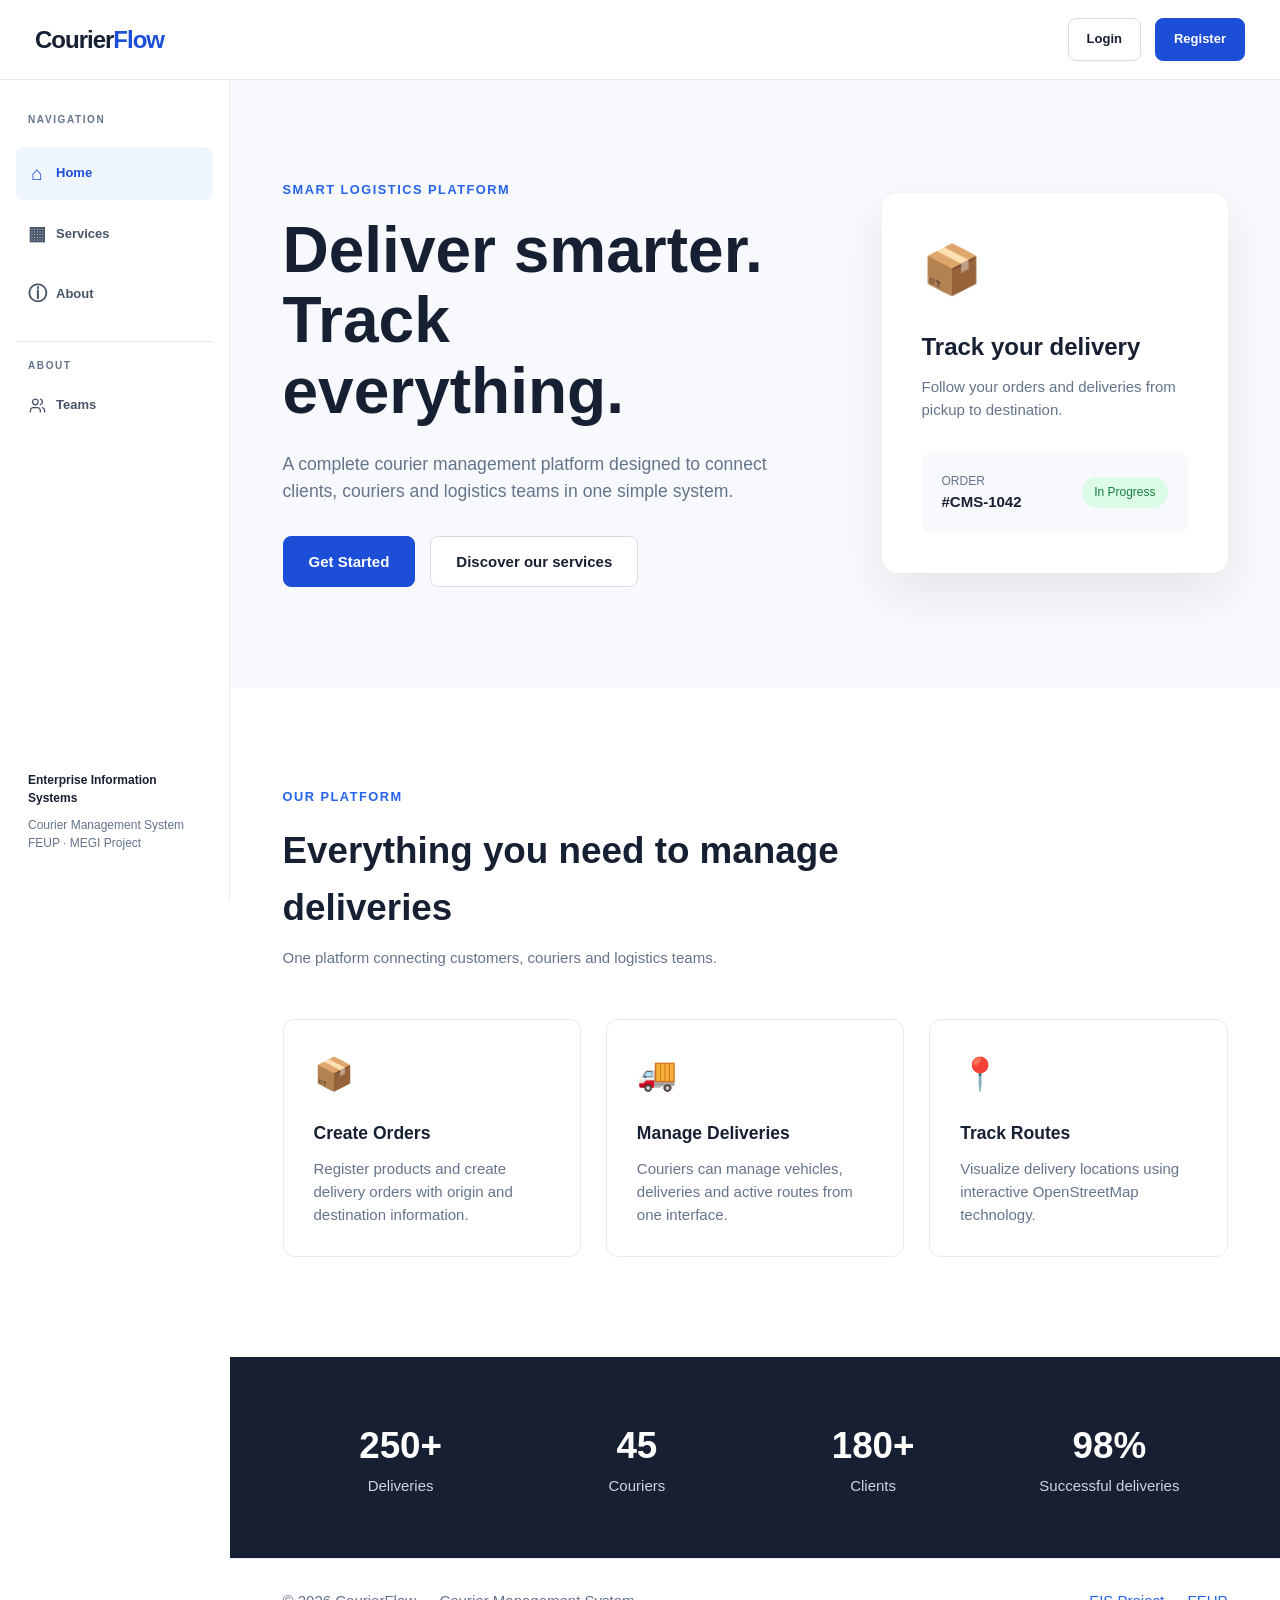
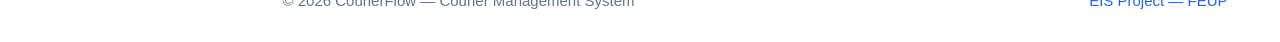
<file: index.html>
<!doctype html>
<html lang="en">
  <head>
    <meta charset="UTF-8" />
    <meta name="viewport" content="width=device-width, initial-scale=1.0" />

    <title>Courier Management System</title>

    <link rel="stylesheet" href="css/style.css" />
  </head>
  <body>
    <!-- NAVIGATION -->
    <!-- TOP HEADER -->
    <header class="top-header">
      <a href="index.html" class="logo"> Courier<span>Flow</span> </a>
      <div class="header-actions">
        <a href="login.html" class="btn btn-outline">Login</a>

        <a href="register.html" class="btn btn-primary">Register</a>
      </div>
    </header>

    <!-- SIDE NAVIGATION -->
    <aside class="sidebar">
      <p class="nav-label">NAVIGATION</p>

      <nav aria-label="Main navigation">
        <ul class="sidebar-links">
          <li>
            <a href="index.html" class="active">
              <span aria-hidden="true">⌂</span> Home
            </a>
          </li>

          <li>
            <a href="#services">
              <span aria-hidden="true">▦</span> Services
            </a>
          </li>

          <li>
            <a href="#stats">
              <span aria-hidden="true">ⓘ</span> About
            </a>
          </li>
        </ul>
      </nav>

      <div class="sidebar-about">
        <p class="nav-label">ABOUT</p>
        <ul class="sidebar-links">
          <li>
            <a href="teams.html">
              <span aria-hidden="true"><svg width="17" height="17" viewBox="0 0 24 24" fill="none" stroke="currentColor" stroke-width="1.9" stroke-linecap="round" stroke-linejoin="round"><path d="M16 21v-2a4 4 0 0 0-4-4H6a4 4 0 0 0-4 4v2"></path><circle cx="9" cy="7" r="4"></circle><path d="M22 21v-2a4 4 0 0 0-3-3.87"></path><path d="M16 3.13a4 4 0 0 1 0 7.75"></path></svg></span>
              Teams
            </a>
          </li>
        </ul>
      </div>

      <div class="sidebar-note">
        <strong>Enterprise Information Systems</strong>
        <p>
          Courier Management System<br />FEUP · MEGI Project
        </p>
      </div>
    </aside>

    <!-- HERO -->
    <main>
      <section class="hero">
        <div class="container hero-content">
          <div class="hero-text">
            <p class="tag">SMART LOGISTICS PLATFORM</p>

            <h1>
              Deliver smarter.<br />
              Track everything.
            </h1>

            <p class="hero-description">
              A complete courier management platform designed to connect
              clients, couriers and logistics teams in one simple system.
            </p>

            <div class="hero-buttons">
              <a href="register.html" class="btn btn-primary btn-large">
                Get Started
              </a>

              <a href="#services" class="btn btn-outline btn-large">
                Discover our services
              </a>
            </div>
          </div>

          <div class="hero-card">
            <div class="delivery-icon">📦</div>

            <h3>Track your delivery</h3>

            <p>Follow your orders and deliveries from pickup to destination.</p>

            <div class="fake-order">
              <div>
                <span>ORDER</span>
                <strong>#CMS-1042</strong>
              </div>

              <span class="status"> In Progress </span>
            </div>
          </div>
        </div>
      </section>

      <!-- SERVICES -->

      <section id="services" class="services">
        <div class="container">
          <div class="section-heading">
            <p class="tag">OUR PLATFORM</p>

            <h2>Everything you need to manage deliveries</h2>

            <p>
              One platform connecting customers, couriers and logistics teams.
            </p>
          </div>

          <div class="service-grid">
            <article class="service-card">
              <div class="service-icon">📦</div>

              <h3>Create Orders</h3>

              <p>
                Register products and create delivery orders with origin and
                destination information.
              </p>
            </article>

            <article class="service-card">
              <div class="service-icon">🚚</div>

              <h3>Manage Deliveries</h3>

              <p>
                Couriers can manage vehicles, deliveries and active routes from
                one interface.
              </p>
            </article>

            <article class="service-card">
              <div class="service-icon">📍</div>

              <h3>Track Routes</h3>

              <p>
                Visualize delivery locations using interactive OpenStreetMap
                technology.
              </p>
            </article>
          </div>
        </div>
      </section>

      <!-- STATISTICS -->

      <section id="stats" class="stats">
        <div class="container stats-grid">
          <div class="stat">
            <strong>250+</strong>
            <span>Deliveries</span>
          </div>

          <div class="stat">
            <strong>45</strong>
            <span>Couriers</span>
          </div>

          <div class="stat">
            <strong>180+</strong>
            <span>Clients</span>
          </div>

          <div class="stat">
            <strong>98%</strong>
            <span>Successful deliveries</span>
          </div>
        </div>
      </section>
    </main>

    <!-- FOOTER -->

    <footer>
      <div class="container footer-content">
        <p>© 2026 CourierFlow — Courier Management System</p>

        <a href="teams.html"> EIS Project — FEUP </a>
      </div>
    </footer>

    <script src="js/main.js"></script>
  </body>
</html>
</file>
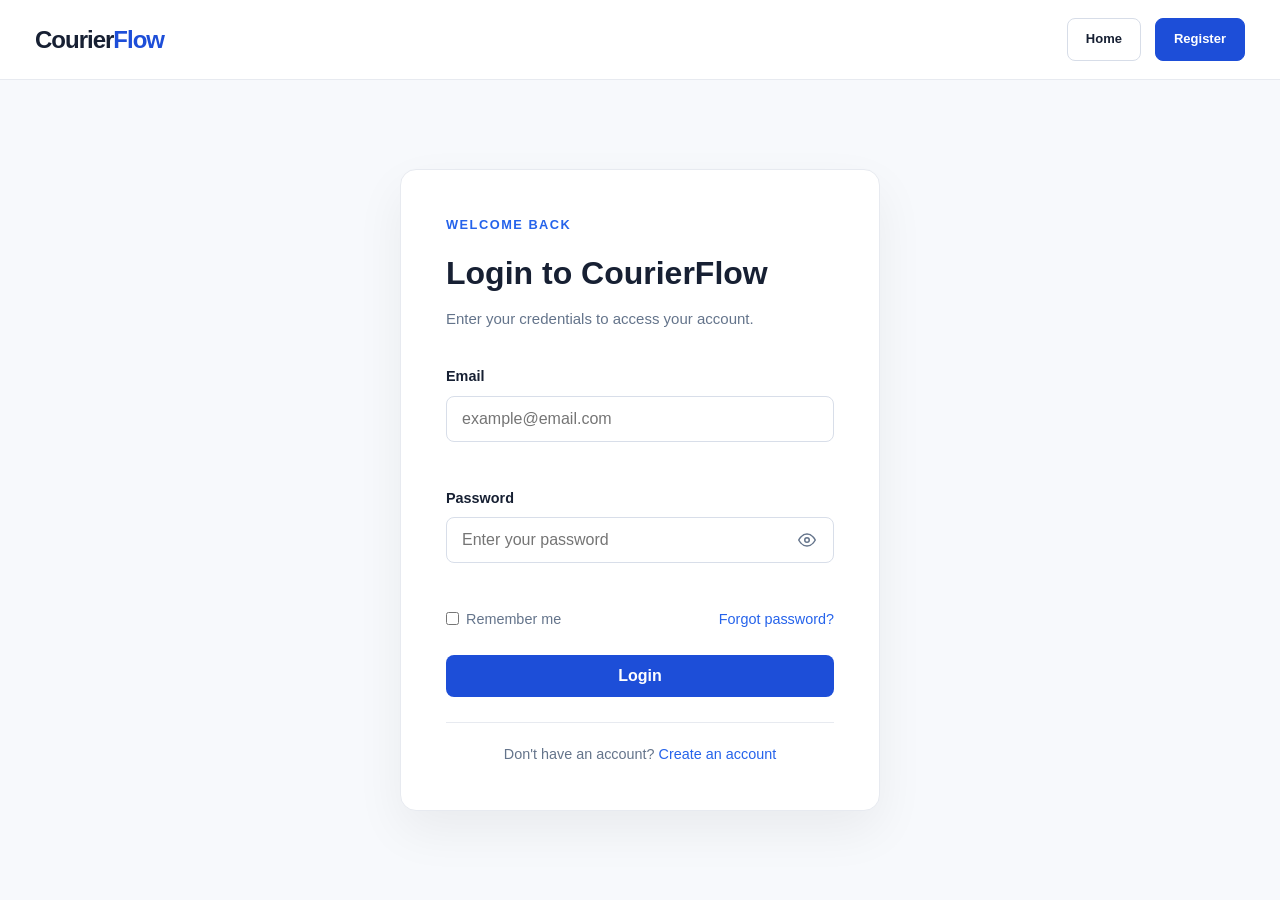
<file: admin.html>
<!DOCTYPE html>

<html lang="en">

<head>

    <meta charset="UTF-8">

    <meta name="viewport" content="width=device-width, initial-scale=1.0">

    <meta name="description" content="CourierFlow Admin Panel — system governance, Staff management, and operational analytics.">

    <title>Admin Panel — CourierFlow</title>

    <link rel="stylesheet" href="css/adminstyle.css">

    <script defer src="js/main.js"></script>
    <script defer src="js/admin.js"></script>

</head>

<body>

    <a class="skip-link" href="#main">
        Skip to content
    </a>

    <!-- TOP HEADER -->

    <header class="top-header">

        <a href="admin.html" class="logo">
            Courier<span>Flow</span>
        </a>

        <div class="header-actions">

            <a href="#profile" class="btn btn-outline">
                Personal Info
            </a>

            <a href="login.html" class="btn btn-primary">
                Logout
            </a>

            <span class="workspace-label" id="adminWorkspaceLabel">Admin governance</span>

            <span class="avatar" id="adminAvatar" aria-hidden="true">AD</span>

        </div>

    </header>

    <!-- ADMIN SIDEBAR -->

    <aside class="sidebar">

        <p class="nav-label">
            SYSTEM GOVERNANCE
        </p>

        <nav aria-label="Main navigation">

            <a href="#overview" data-nav="overview">
                <span aria-hidden="true">▦</span> Operational KPIs
            </a>

            <a href="#analytics" data-nav="analytics">
                <span aria-hidden="true">↗</span> System Analytics
            </a>

            <a href="#staff" data-nav="staff">
                <span aria-hidden="true">♟</span> Staff Approvals <b id="navCount">0</b>
            </a>

            <a href="#profile" data-nav="profile">
                <span aria-hidden="true">⚙</span> Personal Info
            </a>

        </nav>

        <div class="sidebar-about">

            <p class="nav-label">
                ABOUT
            </p>

            <nav aria-label="About navigation">

                <a href="teams.html">
                    <span aria-hidden="true"><svg width="17" height="17" viewBox="0 0 24 24" fill="none" stroke="currentColor" stroke-width="1.9" stroke-linecap="round" stroke-linejoin="round"><path d="M16 21v-2a4 4 0 0 0-4-4H6a4 4 0 0 0-4 4v2"></path><circle cx="9" cy="7" r="4"></circle><path d="M22 21v-2a4 4 0 0 0-3-3.87"></path><path d="M16 3.13a4 4 0 0 1 0 7.75"></path></svg></span> Teams
                </a>

            </nav>

        </div>

        <div class="sidebar-note">

            <strong>Governance &amp; Analytics</strong>

            <p>
                Staff account approvals, personal information, and system-wide KPIs.
            </p>

        </div>

    </aside>

    <!-- MAIN CONTENT -->

    <main id="main" tabindex="-1">

        <div class="container">

            <p id="storageWarning" class="warning" role="status" hidden></p>

            <!-- OVERVIEW / OPERATIONAL KPIS -->

            <section id="overview">

                <div class="section-heading">

                    <div>

                        <p class="tag">
                            ADMIN PANEL / SYSTEM GOVERNANCE
                        </p>

                        <h1>System governance &amp; KPIs.</h1>

                        <p class="description">
                            Monitor platform-wide user metrics, route statuses, and manage Staff account approvals.
                        </p>

                    </div>

                    <button class="btn btn-primary" id="addStaff">
                        ＋ Add staff member
                    </button>

                </div>

                <div class="dashboard-grid" id="stats"></div>

                <div class="dashboard-grid secondary-kpi-grid" id="operationalStats"></div>

            </section>

            <!-- ROUTE STATUS & SYSTEM ANALYTICS -->

            <section id="analytics">

                <div class="section-heading">

                    <div>

                        <p class="tag">
                            OPERATIONAL INTELLIGENCE
                        </p>

                        <h2>Route status &amp; system analytics</h2>

                        <p class="description">
                            Real-time distribution of delivery routes, user roles, and shared fleet utilization across the platform.
                        </p>

                    </div>

                    <span class="region-label">Porto Metropolitan Area</span>

                </div>

                <div class="analytics-grid">

                    <article class="analytics-card">
                        <h3>Route &amp; Order Status Distribution</h3>
                        <p class="small">Breakdown of all active, available, and completed routes across CourierFlow.</p>
                        <div id="routeAnalyticsBars" class="analytics-bars"></div>
                    </article>

                    <article class="analytics-card">
                        <h3>Platform Accounts &amp; Governance Breakdown</h3>
                        <p class="small">Total registered Clients, Couriers, and Staff members by approval status.</p>
                        <div id="roleAnalyticsBars" class="analytics-bars"></div>
                    </article>

                </div>

                <div class="table-wrap" style="margin-top: 20px;">

                    <table>

                        <caption class="sr-only">
                            Route operational status overview
                        </caption>

                        <thead>

                            <tr>

                                <th scope="col">
                                    Order / Route
                                </th>

                                <th scope="col">
                                    Origin → Destination
                                </th>

                                <th scope="col">
                                    Route Status
                                </th>

                                <th scope="col">
                                    Assigned Courier
                                </th>

                                <th scope="col">
                                    Route Vehicle
                                </th>

                                <th scope="col">
                                    Delivery Fee
                                </th>

                            </tr>

                        </thead>

                        <tbody id="routeAnalyticsTable"></tbody>

                    </table>

                </div>

            </section>

            <!-- STAFF ACCOUNT APPROVALS -->

            <section id="staff">

                <div class="section-heading">

                    <div>

                        <p class="tag">
                            STAFF GOVERNANCE
                        </p>

                        <h2>Staff account approvals &amp; directory</h2>

                        <p class="description">
                            Review pending Staff registrations, approve or reject new Staff members, and edit personal information.
                        </p>

                    </div>

                </div>

                <div class="toolbar">

                    <label class="search-field">
                        Search staff members
                        <input
                            id="staffSearch"
                            type="search"
                            placeholder="Name, username, NIF, department, phone or email…">
                    </label>

                    <label>
                        Approval status
                        <select id="staffApprovalFilter">
                            <option value="all">All staff members</option>
                            <option value="Pending">Pending approval</option>
                            <option value="Approved">Approved</option>
                            <option value="Rejected">Rejected</option>
                        </select>
                    </label>

                </div>

                <div id="staffList" class="courier-grid"></div>

            </section>

            <!-- PERSONAL INFORMATION -->

            <section id="profile">

                <div class="section-heading">

                    <div>

                        <p class="tag">
                            ACCOUNT SETTINGS
                        </p>

                        <h2>Personal information</h2>

                        <p class="description">
                            View and update your administrator personal profile details. You can also edit any Staff member's personal information from their card above.
                        </p>

                    </div>

                </div>

                <article class="profile-card">

                    <form id="adminProfileForm">

                        <div class="form-row">

                            <label>
                                Full name
                                <input name="name" id="adminName" required maxlength="80" autocomplete="name">
                            </label>

                            <label>
                                Username
                                <input name="username" id="adminUsername" required maxlength="50" autocomplete="username">
                            </label>

                        </div>

                        <div class="form-row">

                            <label>
                                Email address
                                <input name="email" id="adminEmail" type="email" required maxlength="120" autocomplete="email">
                            </label>

                            <label>
                                Phone number
                                <input name="phone" id="adminPhone" type="tel" required maxlength="30" pattern="[+0-9() .-]{5,30}">
                            </label>

                        </div>

                        <div class="form-row">

                            <label>
                                NIF (Tax ID)
                                <input name="nif" id="adminNif" required maxlength="20">
                            </label>

                            <label>
                                Governance role / Department
                                <input name="department" id="adminDepartment" required maxlength="80">
                            </label>

                        </div>

                        <p id="adminProfileMessage" class="form-error" role="status" hidden></p>

                        <div class="dialog-actions" style="justify-content: flex-start; margin-top: 20px;">

                            <button type="submit" class="btn btn-primary">
                                Save personal information
                            </button>

                        </div>

                    </form>

                </article>

            </section>

            <footer>
                CourierFlow
                <button id="resetDemo" class="text-button">
                    Reset demo data
                </button>
                <span>Admin panel · System governance</span>
            </footer>

        </div>

    </main>

    <!-- STAFF PERSONAL INFORMATION EDITOR -->

    <dialog id="staffDialog" aria-labelledby="staffTitle">

        <form id="staffForm">

            <div class="dialog-heading">

                <h2 id="staffTitle">Edit staff personal information</h2>

                <button type="button" class="icon-button" data-close="staffDialog" aria-label="Close">
                    ×
                </button>

            </div>

            <input type="hidden" name="id">

            <label>
                Full name
                <input
                    name="name"
                    required
                    maxlength="80"
                    autocomplete="name">
            </label>

            <div class="form-row">

                <label>
                    Username
                    <input
                        name="username"
                        required
                        maxlength="50"
                        placeholder="helenamartins">
                </label>

                <label>
                    NIF (Tax ID)
                    <input
                        name="nif"
                        required
                        maxlength="20"
                        placeholder="231948572">
                </label>

            </div>

            <div class="form-row">

                <label>
                    Phone number
                    <input
                        name="phone"
                        type="tel"
                        required
                        maxlength="30"
                        pattern="[+0-9() .-]{5,30}"
                        title="Enter a phone number using digits, spaces and an optional + sign."
                        autocomplete="tel">
                </label>

                <label>
                    Email
                    <input
                        name="email"
                        type="email"
                        required
                        maxlength="120"
                        autocomplete="email">
                </label>

            </div>

            <div class="form-row">

                <label>
                    Department / Role title
                    <input
                        name="department"
                        required
                        maxlength="80"
                        placeholder="Fleet &amp; Compliance Operations">
                </label>

                <label>
                    Approval status
                    <select name="approval_status">
                        <option value="Pending">Pending</option>
                        <option value="Approved">Approved</option>
                        <option value="Rejected">Rejected</option>
                    </select>
                </label>

            </div>

            <p id="formError" class="form-error" role="alert"></p>

            <div class="dialog-actions">

                <button type="button" class="btn btn-outline" data-close="staffDialog">
                    Cancel
                </button>

                <button type="submit" class="btn btn-primary">
                    Save personal information
                </button>

            </div>

        </form>

    </dialog>

    <!-- CONFIRMATION -->

    <dialog id="confirmDialog" aria-labelledby="confirmTitle">

        <form method="dialog">

            <h2 id="confirmTitle">Confirm action</h2>

            <p id="confirmText" class="description"></p>

            <div class="dialog-actions">

                <button class="btn btn-outline" value="cancel">
                    Cancel
                </button>

                <button class="btn btn-primary" value="confirm">
                    Confirm
                </button>

            </div>

        </form>

    </dialog>

    <div id="toast" role="status" aria-live="polite" class="toast" hidden></div>

</body>

</html>
</file>
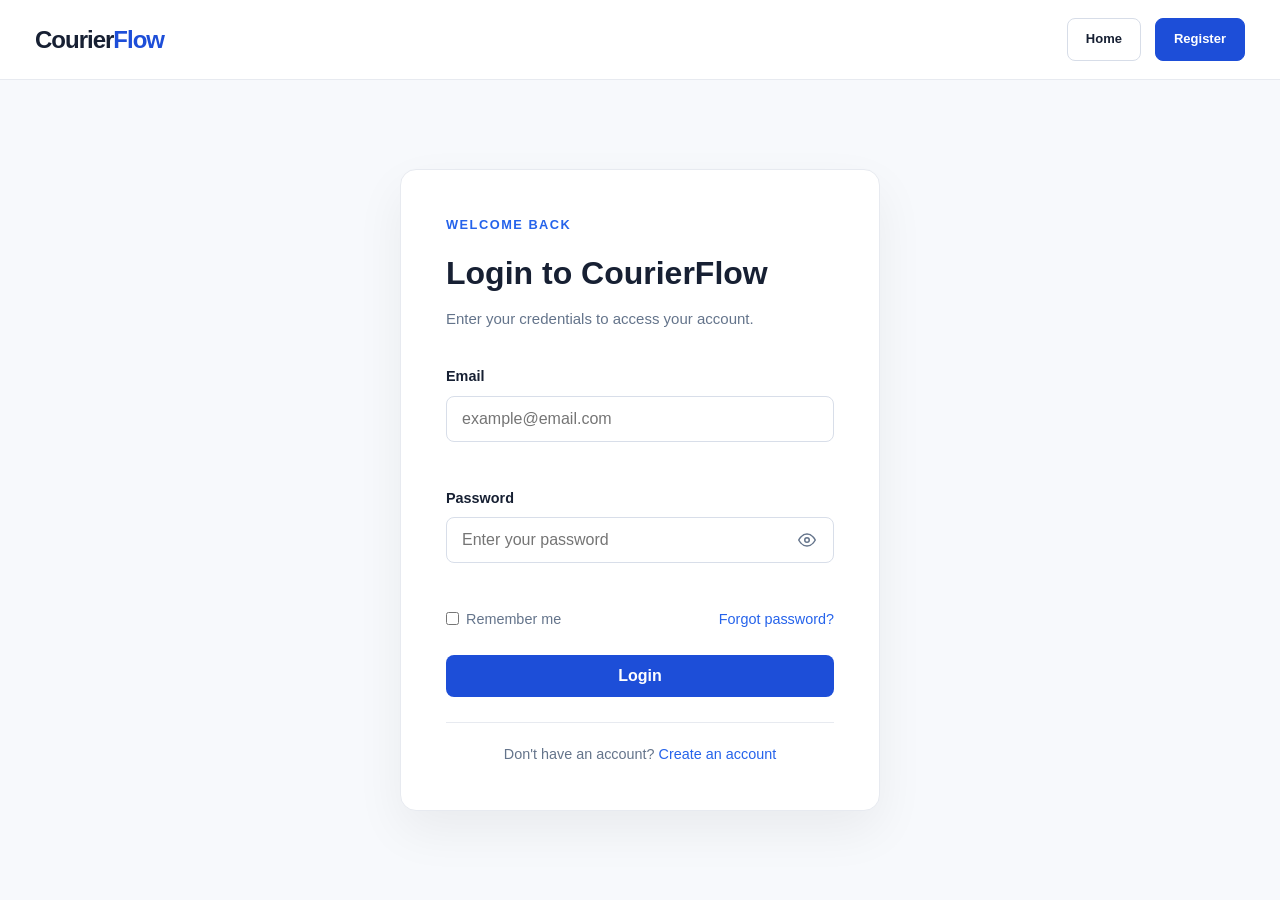
<file: login.html>
<!DOCTYPE html>
<html lang="en">

<head>
    <meta charset="UTF-8">
    <meta name="viewport" content="width=device-width, initial-scale=1.0">

    <title>Login - CourierFlow</title>

    <link rel="stylesheet" href="css/style.css">
    <link rel="stylesheet" href="css/login.css">
</head>

<body>

    <!-- TOP HEADER -->
    <header class="top-header">

        <a href="index.html" class="logo">
            Courier<span>Flow</span>
        </a>

        <div class="header-actions">
            <a href="index.html" class="btn btn-outline">Home</a>
            <a href="register.html" class="btn btn-primary">Register</a>
        </div>

    </header>


    <!-- LOGIN CONTENT -->
    <main class="auth-main">

        <section class="auth-container">

            <div class="auth-card">

                <div class="auth-heading">
                    <p class="tag">WELCOME BACK</p>

                    <h1>Login to CourierFlow</h1>

                    <p>
                        Enter your credentials to access your account.
                    </p>
                </div>


                <form id="loginForm" novalidate>

                    <div class="form-group">
                        <label for="email">Email</label>

                        <input
                            type="email"
                            id="email"
                            name="email"
                            placeholder="example@email.com"
                        >

                        <span class="error-message" id="emailError"></span>
                    </div>


                    <div class="form-group">
                        <label for="password">Password</label>

                        <div class="password-input-wrapper">
                            <input
                                type="password"
                                id="password"
                                name="password"
                                placeholder="Enter your password"
                            >
                            <button
                                type="button"
                                id="togglePassword"
                                class="password-toggle-btn"
                                aria-label="Show password"
                                title="Show password"
                            >
                                <svg class="eye-icon" xmlns="http://www.w3.org/2000/svg" width="18" height="18" viewBox="0 0 24 24" fill="none" stroke="currentColor" stroke-width="2" stroke-linecap="round" stroke-linejoin="round" aria-hidden="true">
                                    <path d="M1 12s4-8 11-8 11 8 11 8-4 8-11 8-11-8-11-8z"></path>
                                    <circle cx="12" cy="12" r="3"></circle>
                                </svg>
                                <svg class="eye-off-icon" xmlns="http://www.w3.org/2000/svg" width="18" height="18" viewBox="0 0 24 24" fill="none" stroke="currentColor" stroke-width="2" stroke-linecap="round" stroke-linejoin="round" aria-hidden="true" style="display: none;">
                                    <path d="M17.94 17.94A10.07 10.07 0 0 1 12 20c-7 0-11-8-11-8a18.45 18.45 0 0 1 5.06-5.94M9.9 4.24A9.12 9.12 0 0 1 12 4c7 0 11 8 11 8a18.5 18.5 0 0 1-2.16 3.19m-6.72-1.07a3 3 0 1 1-4.24-4.24"></path>
                                    <line x1="1" y1="1" x2="23" y2="23"></line>
                                </svg>
                            </button>
                        </div>

                        <span class="error-message" id="passwordError"></span>
                    </div>


                    <div class="form-options">

                        <label class="remember">
                            <input type="checkbox">
                            Remember me
                        </label>

                        <a href="#">Forgot password?</a>

                    </div>


                    <button type="submit"
                            class="btn btn-primary auth-button">
                        Login
                    </button>

                </form>


                <div class="auth-footer">

                    <p>
                        Don't have an account?
                        <a href="register.html">Create an account</a>
                    </p>

                </div>

            </div>

        </section>

    </main>


    <script src="js/main.js"></script>

</body>
</html>
</file>
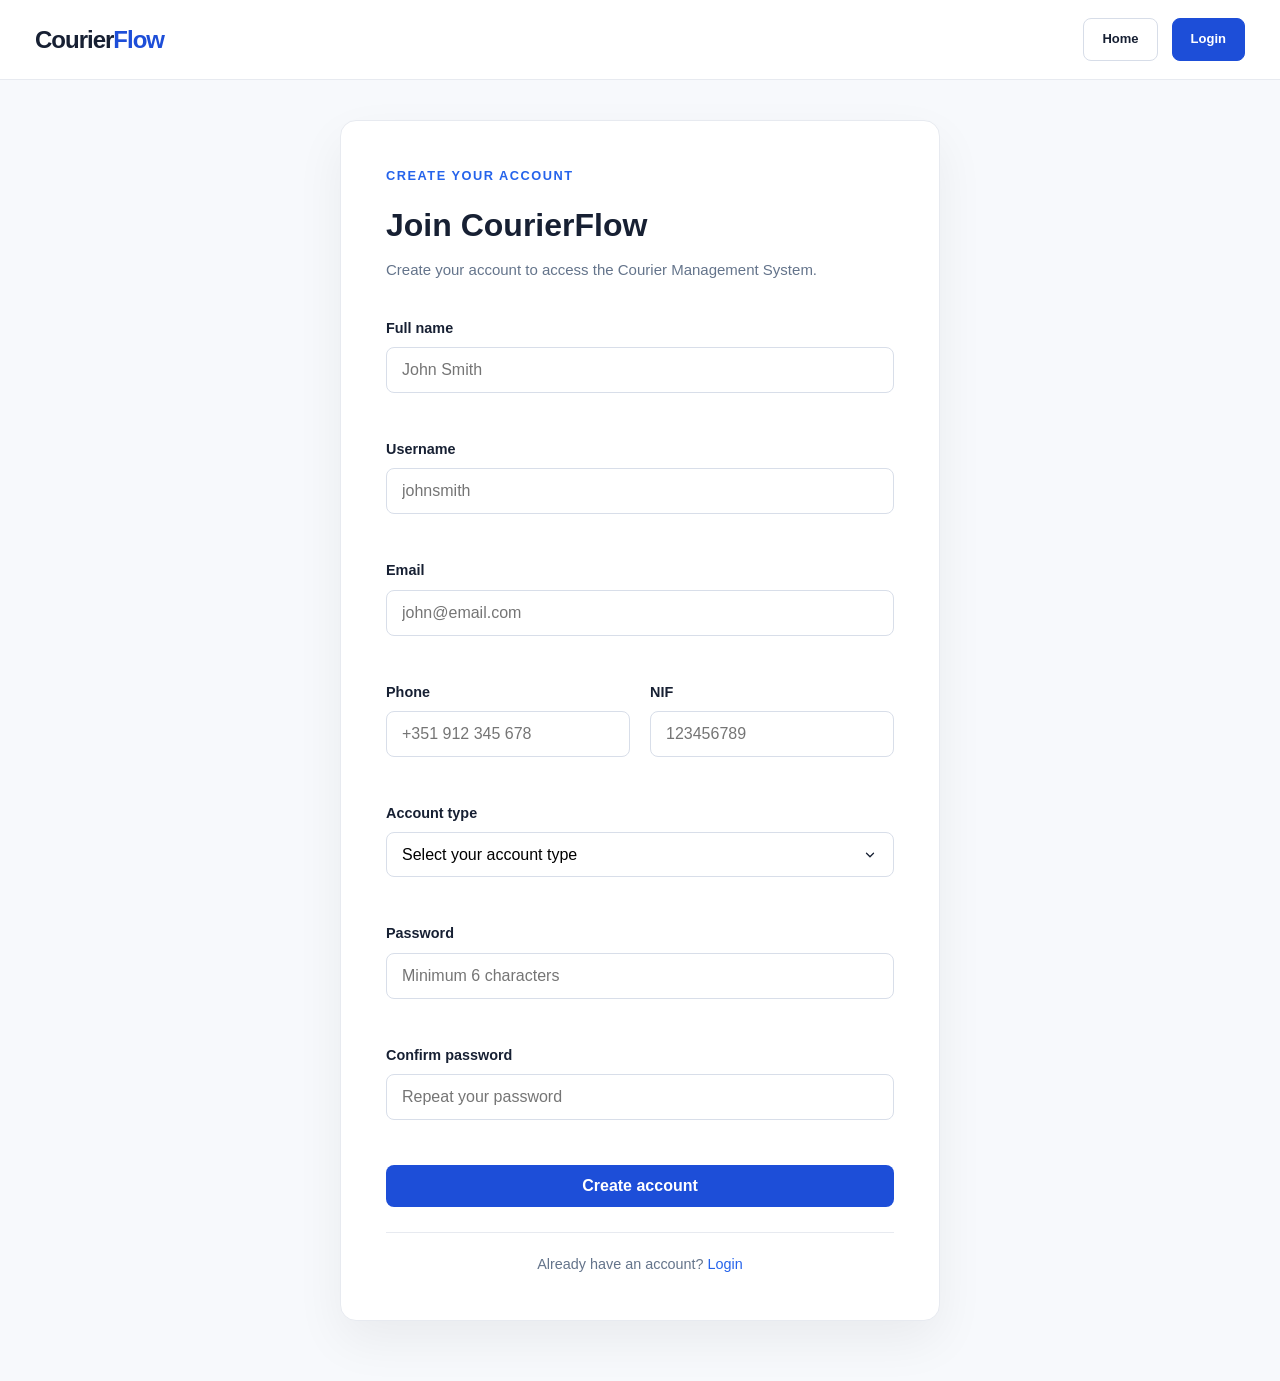
<file: register.html>
<!DOCTYPE html>
<html lang="en">

<head>
    <meta charset="UTF-8">
    <meta name="viewport" content="width=device-width, initial-scale=1.0">

    <title>Register - CourierFlow</title>

    <link rel="stylesheet" href="css/style.css">
    <link rel="stylesheet" href="css/login.css">
    <link rel="stylesheet" href="css/register.css">
    
</head>

<body>

    <!-- TOP HEADER -->
    <header class="top-header">

        <a href="index.html" class="logo">
            Courier<span>Flow</span>
        </a>

        <div class="header-actions">
            <a href="index.html" class="btn btn-outline">Home</a>
            <a href="login.html" class="btn btn-primary">Login</a>
        </div>

    </header>


    <!-- REGISTER CONTENT -->
    <main class="auth-main register-main">

        <section class="auth-container register-container">

            <div class="auth-card">

                <div class="auth-heading">

                    <p class="tag">CREATE YOUR ACCOUNT</p>

                    <h1>Join CourierFlow</h1>

                    <p>
                        Create your account to access the Courier Management System.
                    </p>

                </div>


                <form id="registerForm" novalidate>

                    <!-- NAME -->
                    <div class="form-group">

                        <label for="name">Full name</label>

                        <input
                            type="text"
                            id="name"
                            name="name"
                            placeholder="John Smith"
                        >

                        <span class="error-message" id="nameError"></span>

                    </div>


                    <!-- USERNAME -->
                    <div class="form-group">

                        <label for="username">Username</label>

                        <input
                            type="text"
                            id="username"
                            name="username"
                            placeholder="johnsmith"
                        >

                        <span class="error-message" id="usernameError"></span>

                    </div>


                    <!-- EMAIL -->
                    <div class="form-group">

                        <label for="registerEmail">Email</label>

                        <input
                            type="email"
                            id="registerEmail"
                            name="email"
                            placeholder="john@email.com"
                        >

                        <span class="error-message" id="registerEmailError"></span>

                    </div>


                    <!-- PHONE + NIF -->

                    <div class="form-row">

                        <div class="form-group">

                            <label for="phone">Phone</label>

                            <input
                                type="tel"
                                id="phone"
                                name="phone"
                                placeholder="+351 912 345 678"
                            >

                            <span class="error-message" id="phoneError"></span>

                        </div>


                        <div class="form-group">

                            <label for="nif">NIF</label>

                            <input
                                type="text"
                                id="nif"
                                name="nif"
                                placeholder="123456789"
                            >

                            <span class="error-message" id="nifError"></span>

                        </div>

                    </div>


                    <!-- ROLE -->

                    <div class="form-group">

                        <label for="role">Account type</label>

                        <select id="role" name="role">

                            <option value="">Select your account type</option>

                            <option value="client">
                                Client
                            </option>

                            <option value="courier">
                                Courier
                            </option>

                            <option value="staff">
                                Staff
                            </option>

                        </select>

                        <span class="error-message" id="roleError"></span>

                    </div>


                    <!-- PASSWORD -->

                    <div class="form-group">

                        <label for="registerPassword">Password</label>

                        <input
                            type="password"
                            id="registerPassword"
                            name="password"
                            placeholder="Minimum 6 characters"
                        >

                        <span class="error-message" id="registerPasswordError"></span>

                    </div>


                    <!-- CONFIRM PASSWORD -->

                    <div class="form-group">

                        <label for="confirmPassword">
                            Confirm password
                        </label>

                        <input
                            type="password"
                            id="confirmPassword"
                            name="confirmPassword"
                            placeholder="Repeat your password"
                        >

                        <span class="error-message" id="confirmPasswordError"></span>

                    </div>


                    <!-- SUBMIT -->

                    <button
                        type="submit"
                        class="btn btn-primary auth-button">

                        Create account

                    </button>

                </form>


                <div class="auth-footer">

                    <p>
                        Already have an account?
                        <a href="login.html">Login</a>
                    </p>

                </div>

            </div>

        </section>

    </main>


    <script src="js/main.js"></script>

</body>

</html>
</file>
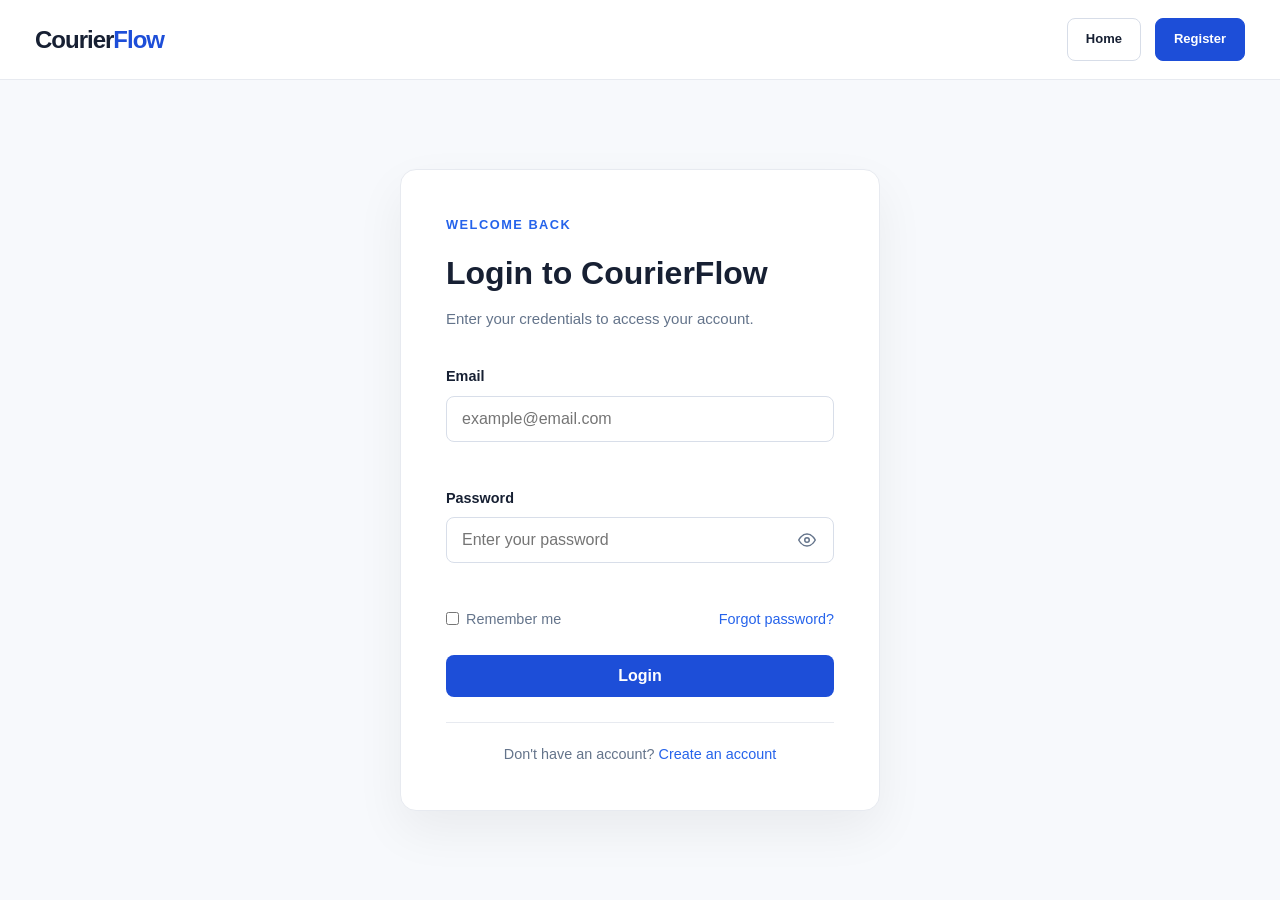
<file: staff.html>
<!DOCTYPE html>

<html lang="en">

<head>

    <meta charset="UTF-8">

    <meta name="viewport" content="width=device-width, initial-scale=1.0">

    <meta name="description" content="CourierFlow Staff Panel — operational validation and monitoring of couriers and vehicles.">

    <title>Staff Panel — CourierFlow</title>

    <link rel="stylesheet" href="css/adminstyle.css">

    <script defer src="js/main.js"></script>
    <script defer src="js/staff.js"></script>

</head>

<body>

    <a class="skip-link" href="#main">
        Skip to content
    </a>

    <!-- TOP HEADER -->

    <header class="top-header">

        <a href="staff.html" class="logo">
            Courier<span>Flow</span>
        </a>

        <div class="header-actions">

            <a href="#notifications" class="btn btn-outline notif-header-btn" id="headerNotifBtn">
                <svg width="15" height="15" viewBox="0 0 24 24" fill="none" stroke="currentColor" stroke-width="2" stroke-linecap="round" stroke-linejoin="round" aria-hidden="true"><path d="M14 2H6a2 2 0 0 0-2 2v16a2 2 0 0 0 2 2h12a2 2 0 0 0 2-2V8z"></path><polyline points="14 2 14 8 20 8"></polyline><line x1="16" y1="13" x2="8" y2="13"></line><line x1="16" y1="17" x2="8" y2="17"></line></svg>
                Alerts <span id="headerNotifBadge" class="notif-pill">0</span>
            </a>

            <a href="login.html" class="btn btn-primary" id="logoutBtn">
                Logout
            </a>

            <span class="workspace-label" id="staffWorkspaceLabel">Staff panel</span>

            <span class="avatar" id="staffAvatar" aria-hidden="true">ST</span>

        </div>

    </header>

    <!-- STAFF SIDEBAR -->

    <aside class="sidebar">

        <p class="nav-label">
            STAFF OPERATIONS
        </p>

        <nav aria-label="Main navigation">

            <a href="#overview" data-nav="overview">
                <span aria-hidden="true">▦</span> Overview
            </a>

            <a href="#notifications" data-nav="notifications">
                <span aria-hidden="true"><svg width="16" height="16" viewBox="0 0 24 24" fill="none" stroke="currentColor" stroke-width="1.9" stroke-linecap="round" stroke-linejoin="round"><path d="M14 2H6a2 2 0 0 0-2 2v16a2 2 0 0 0 2 2h12a2 2 0 0 0 2-2V8z"></path><polyline points="14 2 14 8 20 8"></polyline><line x1="16" y1="13" x2="8" y2="13"></line><line x1="16" y1="17" x2="8" y2="17"></line></svg></span> Document Alerts <b id="navNotifCount">0</b>
            </a>

            <a href="#couriers" data-nav="couriers">
                <span aria-hidden="true">♙</span> Courier Approvals <b id="navCount">0</b>
            </a>

            <a href="#fleet" data-nav="fleet">
                <span aria-hidden="true"><svg width="17" height="17" viewBox="0 0 24 24" fill="none" stroke="currentColor" stroke-width="1.9" stroke-linecap="round" stroke-linejoin="round"><rect x="1" y="4" width="14" height="12" rx="1"></rect><polygon points="15 8 19.5 8 23 11.5 23 16 15 16 15 8"></polygon><circle cx="5.5" cy="18.5" r="2.2"></circle><circle cx="18.5" cy="18.5" r="2.2"></circle></svg></span> Vehicle Approvals <b id="navVehicleCount">0</b>
            </a>

        </nav>

        <div class="sidebar-about">

            <p class="nav-label">
                ABOUT
            </p>

            <nav aria-label="About navigation">

                <a href="teams.html">
                    <span aria-hidden="true"><svg width="17" height="17" viewBox="0 0 24 24" fill="none" stroke="currentColor" stroke-width="1.9" stroke-linecap="round" stroke-linejoin="round"><path d="M16 21v-2a4 4 0 0 0-4-4H6a4 4 0 0 0-4 4v2"></path><circle cx="9" cy="7" r="4"></circle><path d="M22 21v-2a4 4 0 0 0-3-3.87"></path><path d="M16 3.13a4 4 0 0 1 0 7.75"></path></svg></span> Teams
                </a>

            </nav>

        </div>

        <div class="sidebar-note">

            <strong>Operational Validation</strong>

            <p>
                Approve couriers and vehicles, and monitor insurance &amp; inspection compliance.
            </p>

        </div>

    </aside>

    <!-- MAIN CONTENT -->

    <main id="main" tabindex="-1">

        <div class="container">

            <p id="storageWarning" class="warning" role="status" hidden></p>

            <!-- OVERVIEW -->

            <section id="overview">

                <div class="section-heading">

                    <div>

                        <p class="tag">
                            STAFF PANEL / OPERATIONAL VALIDATION
                        </p>

                        <h1>Couriers &amp; fleet compliance.</h1>

                        <p class="description">
                            Validate pending courier accounts, approve submitted vehicles, and monitor insurance and inspection certificates.
                        </p>

                    </div>

                    <button class="btn btn-primary" id="addCourier">
                        ＋ Add courier
                    </button>

                </div>

                <div class="dashboard-grid" id="stats"></div>

            </section>

            <!-- DOCUMENT ALERTS & NOTIFICATIONS -->

            <section id="notifications">

                <div class="section-heading">

                    <div>

                        <p class="tag">
                            COMPLIANCE MONITORING
                        </p>

                        <h2>Certificate alerts &amp; notifications</h2>

                        <p class="description">
                            Visual alerts for expired or outdated insurance and inspection certificates, and notifications when documents are updated.
                        </p>

                    </div>

                    <div class="heading-actions">
                        <button type="button" class="btn btn-outline" id="markAllReadBtn">
                            Mark all as read
                        </button>
                    </div>

                </div>

                <div class="toolbar">

                    <label class="search-field">
                        Filter alerts &amp; notifications
                        <select id="notifFilter">
                            <option value="all">All alerts &amp; notifications</option>
                            <option value="expired">Expired certificates</option>
                            <option value="outdated">Outdated / Expiring soon</option>
                            <option value="updated">Document updates</option>
                            <option value="unread">Unread notifications</option>
                        </select>
                    </label>

                </div>

                <div id="notificationList" class="notification-list"></div>

            </section>

            <!-- COURIER APPROVALS -->

            <section id="couriers">

                <div class="section-heading">

                    <div>

                        <p class="tag">
                            COURIER VALIDATION
                        </p>

                        <h2>Courier account approvals</h2>

                        <p class="description">
                            Review courier registration details submitted for approval, approve or reject accounts, and monitor active couriers.
                        </p>

                    </div>

                    <span class="region-label">Porto, Portugal</span>

                </div>

                <div class="toolbar">

                    <label class="search-field">
                        Search couriers
                        <input
                            id="courierSearch"
                            type="search"
                            placeholder="Name, username, NIF, phone or email…">
                    </label>

                    <label>
                        Approval status
                        <select id="courierApprovalFilter">
                            <option value="all">All approvals</option>
                            <option value="Pending">Pending approval</option>
                            <option value="Approved">Approved</option>
                            <option value="Rejected">Rejected</option>
                        </select>
                    </label>

                    <label>
                        Availability
                        <select id="courierFilter">
                            <option value="all">All availability</option>
                            <option value="available">Available</option>
                            <option value="busy">On delivery</option>
                            <option value="offline">Unavailable</option>
                        </select>
                    </label>

                </div>

                <div id="courierList" class="courier-grid"></div>

            </section>

            <!-- VEHICLE APPROVALS -->

            <section id="fleet">

                <div class="section-heading">

                    <div>

                        <p class="tag">
                            FLEET VALIDATION &amp; CERTIFICATES
                        </p>

                        <h2>Vehicle approvals &amp; inspection monitoring</h2>

                        <p class="description">
                            Review submitted vehicles, verify insurance and inspection certificates, and approve vehicles for the shared courier pool.
                        </p>

                    </div>

                </div>

                <div class="toolbar">

                    <label class="search-field">
                        Search vehicles
                        <input
                            id="vehicleSearch"
                            type="search"
                            placeholder="Model, license plate or submitting courier…">
                    </label>

                    <label>
                        Approval status
                        <select id="approvalFilter">
                            <option value="all">All vehicles</option>
                            <option value="Pending">Pending</option>
                            <option value="Approved">Approved</option>
                            <option value="Rejected">Rejected</option>
                        </select>
                    </label>

                    <label>
                        Certificate status
                        <select id="certificateFilter">
                            <option value="all">All certificates</option>
                            <option value="expired">Expired certificate</option>
                            <option value="outdated">Outdated / Expiring soon</option>
                            <option value="valid">Valid certificates</option>
                        </select>
                    </label>

                </div>

                <div id="vehicleList" class="vehicle-grid"></div>

            </section>

            <footer>
                CourierFlow
                <button id="resetDemo" class="text-button">
                    Reset demo data
                </button>
                <span>Staff panel · Operational validation</span>
            </footer>

        </div>

    </main>

    <!-- COURIER EDITOR -->

    <dialog id="courierDialog" aria-labelledby="courierTitle">

        <form id="courierForm">

            <div class="dialog-heading">

                <h2 id="courierTitle">Add courier</h2>

                <button type="button" class="icon-button" data-close="courierDialog" aria-label="Close">
                    ×
                </button>

            </div>

            <input type="hidden" name="id">

            <label>
                Full name
                <input
                    name="name"
                    required
                    maxlength="80"
                    autocomplete="name">
            </label>

            <div class="form-row">

                <label>
                    Username
                    <input
                        name="username"
                        required
                        maxlength="50"
                        placeholder="alexsilva">
                </label>

                <label>
                    NIF (Tax ID)
                    <input
                        name="nif"
                        required
                        maxlength="20"
                        placeholder="245891032">
                </label>

            </div>

            <div class="form-row">

                <label>
                    Phone number
                    <input
                        name="phone"
                        type="tel"
                        required
                        maxlength="30"
                        pattern="[+0-9() .-]{5,30}"
                        title="Enter a phone number using digits, spaces and an optional + sign."
                        autocomplete="tel">
                </label>

                <label>
                    Email
                    <input
                        name="email"
                        type="email"
                        required
                        maxlength="120"
                        autocomplete="email">
                </label>

            </div>

            <div class="form-row">

                <label>
                    Approval status
                    <select name="approval_status">
                        <option value="Pending">Pending</option>
                        <option value="Approved">Approved</option>
                        <option value="Rejected">Rejected</option>
                    </select>
                </label>

                <label>
                    Availability
                    <select name="status">
                        <option value="available">Available</option>
                        <option value="busy">On delivery</option>
                        <option value="offline">Unavailable</option>
                    </select>
                </label>

            </div>

            <p id="formError" class="form-error" role="alert"></p>

            <div class="dialog-actions">

                <button type="button" class="btn btn-outline" data-close="courierDialog">
                    Cancel
                </button>

                <button type="submit" class="btn btn-primary">
                    Save courier
                </button>

            </div>

        </form>

    </dialog>

    <!-- VEHICLE DOCUMENT UPDATE DIALOG -->

    <dialog id="docUpdateDialog" aria-labelledby="docUpdateTitle">

        <form id="docUpdateForm">

            <div class="dialog-heading">

                <h2 id="docUpdateTitle">Update vehicle certificates</h2>

                <button type="button" class="icon-button" data-close="docUpdateDialog" aria-label="Close">
                    ×
                </button>

            </div>

            <p id="docUpdateDescription" class="description"></p>

            <input type="hidden" name="vehicleId">

            <div class="form-row">

                <label>
                    Insurance expiry date
                    <input name="insurance_expiry_date" type="date" required>
                </label>

                <label>
                    Insurance certificate file
                    <input name="insurance_expiry_doc" type="text" required placeholder="insurance_2027.pdf">
                </label>

            </div>

            <div class="form-row">

                <label>
                    Inspection expiry date
                    <input name="inspection_expiry_date" type="date" required>
                </label>

                <label>
                    Inspection certificate file
                    <input name="inspection_expiry_doc" type="text" required placeholder="inspection_2027.pdf">
                </label>

            </div>

            <p id="docUpdateError" class="form-error" role="alert"></p>

            <div class="dialog-actions">

                <button type="button" class="btn btn-outline" data-close="docUpdateDialog">
                    Cancel
                </button>

                <button type="submit" class="btn btn-primary">
                    Save updated documents
                </button>

            </div>

        </form>

    </dialog>

    <!-- CONFIRMATION -->

    <dialog id="confirmDialog" aria-labelledby="confirmTitle">

        <form method="dialog">

            <h2 id="confirmTitle">Confirm action</h2>

            <p id="confirmText" class="description"></p>

            <div class="dialog-actions">

                <button class="btn btn-outline" value="cancel">
                    Cancel
                </button>

                <button class="btn btn-primary" value="confirm">
                    Confirm
                </button>

            </div>

        </form>

    </dialog>

    <div id="toast" role="status" aria-live="polite" class="toast" hidden></div>

</body>

</html>
</file>
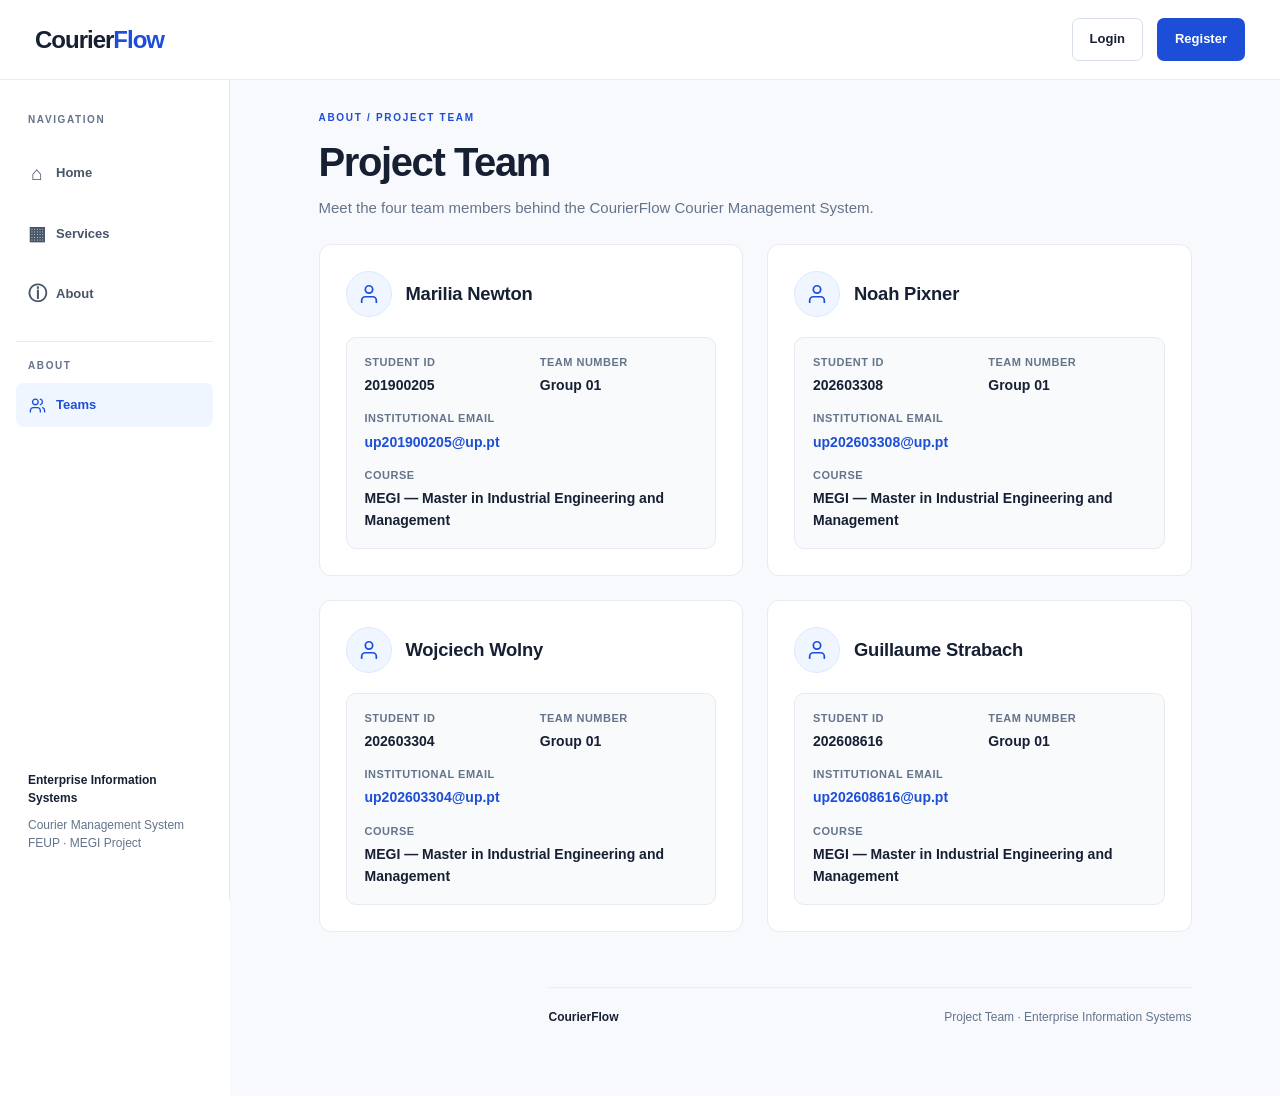
<file: teams.html>
<!DOCTYPE html>

<html lang="en">

<head>

    <meta charset="UTF-8">

    <meta name="viewport" content="width=device-width, initial-scale=1.0">

    <meta name="description" content="Project team members for CourierFlow — Enterprise Information Systems.">

    <title>Teams — CourierFlow</title>

    <link rel="stylesheet" href="css/style.css">

    <link rel="stylesheet" href="css/login.css">

    <link rel="stylesheet" href="css/register.css">

    <link rel="stylesheet" href="css/courier.css">

    <link rel="stylesheet" href="css/teams.css">

</head>

<body>

    <a class="skip-link" href="#main">
        Skip to content
    </a>

    <!-- TOP HEADER -->

    <header class="top-header">

        <a href="index.html" class="logo">
            Courier<span>Flow</span>
        </a>

        <div class="header-actions" id="teamsHeaderActions">

            <a href="login.html" class="btn btn-outline">
                Login
            </a>

            <a href="register.html" class="btn btn-primary">
                Register
            </a>

        </div>

    </header>

    <!-- SIDEBAR -->
    <aside class="sidebar">

        <p class="nav-label" id="teamsNavLabel">
            NAVIGATION
        </p>

        <nav aria-label="Main navigation">

            <ul class="sidebar-links" id="teamsPrimaryLinks">

                <li>
                    <a href="index.html">
                        <span aria-hidden="true">⌂</span> Home
                    </a>
                </li>

                <li>
                    <a href="index.html#services">
                        <span aria-hidden="true">▦</span> Services
                    </a>
                </li>

                <li>
                    <a href="index.html#stats">
                        <span aria-hidden="true">ⓘ</span> About
                    </a>
                </li>

            </ul>

        </nav>

        <div class="sidebar-about">

            <p class="nav-label">
                ABOUT
            </p>

            <ul class="sidebar-links">

                <li>
                    <a href="teams.html" class="active" aria-current="page">
                        <span aria-hidden="true"><svg width="17" height="17" viewBox="0 0 24 24" fill="none" stroke="currentColor" stroke-width="1.9" stroke-linecap="round" stroke-linejoin="round"><path d="M16 21v-2a4 4 0 0 0-4-4H6a4 4 0 0 0-4 4v2"></path><circle cx="9" cy="7" r="4"></circle><path d="M22 21v-2a4 4 0 0 0-3-3.87"></path><path d="M16 3.13a4 4 0 0 1 0 7.75"></path></svg></span>
                        Teams
                    </a>
                </li>

            </ul>

        </div>

        <div class="sidebar-note">

            <strong>Enterprise Information Systems</strong>

            <p>
                Courier Management System<br>FEUP · MEGI Project
            </p>

        </div>

    </aside>

    <!-- MAIN CONTENT -->
    <main id="main" class="courier-main" tabindex="-1">

        <div class="container">

            <section class="courier-section">

                <div class="section-heading">

                    <div>

                        <p class="tag">
                            ABOUT / PROJECT TEAM
                        </p>

                        <h1>Project Team</h1>

                        <p class="courier-intro">
                            Meet the four team members behind the CourierFlow Courier Management System.
                        </p>

                    </div>

                </div>

                <div class="teams-grid">

                    <!-- TEAM MEMBER 1: Marilia Newton -->
                    <article class="team-card">

                        <div class="team-card-header">

                            <div class="team-avatar" aria-hidden="true">
                                <svg width="22" height="22" viewBox="0 0 24 24" fill="none" stroke="currentColor" stroke-width="1.9" stroke-linecap="round" stroke-linejoin="round">
                                    <path d="M20 21v-2a4 4 0 0 0-4-4H8a4 4 0 0 0-4 4v2"></path>
                                    <circle cx="12" cy="7" r="4"></circle>
                                </svg>
                            </div>

                            <div class="team-card-title">
                                <h2>Marilia Newton</h2>
                            </div>

                        </div>

                        <dl class="team-details">

                            <div class="team-detail-item">
                                <dt>Student ID</dt>
                                <dd>201900205</dd>
                            </div>

                            <div class="team-detail-item">
                                <dt>Team Number</dt>
                                <dd>Group 01</dd>
                            </div>

                            <div class="team-detail-item full-width">
                                <dt>Institutional Email</dt>
                                <dd><a href="mailto:up201900205@up.pt">up201900205@up.pt</a></dd>
                            </div>

                            <div class="team-detail-item full-width">
                                <dt>Course</dt>
                                <dd>MEGI — Master in Industrial Engineering and Management</dd>
                            </div>

                        </dl>

                    </article>

                    <!-- TEAM MEMBER 2: Noah Pixner -->
                    <article class="team-card">

                        <div class="team-card-header">

                            <div class="team-avatar" aria-hidden="true">
                                <svg width="22" height="22" viewBox="0 0 24 24" fill="none" stroke="currentColor" stroke-width="1.9" stroke-linecap="round" stroke-linejoin="round">
                                    <path d="M20 21v-2a4 4 0 0 0-4-4H8a4 4 0 0 0-4 4v2"></path>
                                    <circle cx="12" cy="7" r="4"></circle>
                                </svg>
                            </div>

                            <div class="team-card-title">
                                <h2>Noah Pixner</h2>
                            </div>

                        </div>

                        <dl class="team-details">

                            <div class="team-detail-item">
                                <dt>Student ID</dt>
                                <dd>202603308</dd>
                            </div>

                            <div class="team-detail-item">
                                <dt>Team Number</dt>
                                <dd>Group 01</dd>
                            </div>

                            <div class="team-detail-item full-width">
                                <dt>Institutional Email</dt>
                                <dd><a href="mailto:up202603308@up.pt">up202603308@up.pt</a></dd>
                            </div>

                            <div class="team-detail-item full-width">
                                <dt>Course</dt>
                                <dd>MEGI — Master in Industrial Engineering and Management</dd>
                            </div>

                        </dl>

                    </article>

                    <!-- TEAM MEMBER 3: Wojciech Wolny -->
                    <article class="team-card">

                        <div class="team-card-header">

                            <div class="team-avatar" aria-hidden="true">
                                <svg width="22" height="22" viewBox="0 0 24 24" fill="none" stroke="currentColor" stroke-width="1.9" stroke-linecap="round" stroke-linejoin="round">
                                    <path d="M20 21v-2a4 4 0 0 0-4-4H8a4 4 0 0 0-4 4v2"></path>
                                    <circle cx="12" cy="7" r="4"></circle>
                                </svg>
                            </div>

                            <div class="team-card-title">
                                <h2>Wojciech Wolny</h2>
                            </div>

                        </div>

                        <dl class="team-details">

                            <div class="team-detail-item">
                                <dt>Student ID</dt>
                                <dd>202603304</dd>
                            </div>

                            <div class="team-detail-item">
                                <dt>Team Number</dt>
                                <dd>Group 01</dd>
                            </div>

                            <div class="team-detail-item full-width">
                                <dt>Institutional Email</dt>
                                <dd><a href="mailto:up202603304@up.pt">up202603304@up.pt</a></dd>
                            </div>

                            <div class="team-detail-item full-width">
                                <dt>Course</dt>
                                <dd>MEGI — Master in Industrial Engineering and Management</dd>
                            </div>

                        </dl>

                    </article>

                    <!-- TEAM MEMBER 4: Guillaume Strabach -->
                    <article class="team-card">

                        <div class="team-card-header">

                            <div class="team-avatar" aria-hidden="true">
                                <svg width="22" height="22" viewBox="0 0 24 24" fill="none" stroke="currentColor" stroke-width="1.9" stroke-linecap="round" stroke-linejoin="round">
                                    <path d="M20 21v-2a4 4 0 0 0-4-4H8a4 4 0 0 0-4 4v2"></path>
                                    <circle cx="12" cy="7" r="4"></circle>
                                </svg>
                            </div>

                            <div class="team-card-title">
                                <h2>Guillaume Strabach</h2>
                            </div>

                        </div>

                        <dl class="team-details">

                            <div class="team-detail-item">
                                <dt>Student ID</dt>
                                <dd>202608616</dd>
                            </div>

                            <div class="team-detail-item">
                                <dt>Team Number</dt>
                                <dd>Group 01</dd>
                            </div>

                            <div class="team-detail-item full-width">
                                <dt>Institutional Email</dt>
                                <dd><a href="mailto:up202608616@up.pt">up202608616@up.pt</a></dd>
                            </div>

                            <div class="team-detail-item full-width">
                                <dt>Course</dt>
                                <dd>MEGI — Master in Industrial Engineering and Management</dd>
                            </div>

                        </dl>

                    </article>

                </div>

            </section>

            <!-- FOOTER -->
            <footer>
                CourierFlow <span>Project Team · Enterprise Information Systems</span>
            </footer>

        </div>

    </main>

    <script>
        (function () {
            "use strict";

            var truckSvg = '<svg width="17" height="17" viewBox="0 0 24 24" fill="none" stroke="currentColor" stroke-width="1.9" stroke-linecap="round" stroke-linejoin="round"><rect x="1" y="4" width="14" height="12" rx="1"></rect><polygon points="15 8 19.5 8 23 11.5 23 16 15 16 15 8"></polygon><circle cx="5.5" cy="18.5" r="2.2"></circle><circle cx="18.5" cy="18.5" r="2.2"></circle></svg>';
            var boxSvg = '<svg width="17" height="17" viewBox="0 0 24 24" fill="none" stroke="currentColor" stroke-width="1.9" stroke-linecap="round" stroke-linejoin="round"><path d="M21 8 12 3 3 8v8l9 5 9-5z"></path><path d="m3 8 9 5 9-5"></path><path d="M12 13v8"></path></svg>';
            var docSvg = '<svg width="16" height="16" viewBox="0 0 24 24" fill="none" stroke="currentColor" stroke-width="1.9" stroke-linecap="round" stroke-linejoin="round"><path d="M14 2H6a2 2 0 0 0-2 2v16a2 2 0 0 0 2 2h12a2 2 0 0 0 2-2V8z"></path><polyline points="14 2 14 8 20 8"></polyline><line x1="16" y1="13" x2="8" y2="13"></line><line x1="16" y1="17" x2="8" y2="17"></line></svg>';

            var rolePages = {
                client: {
                    label: "CLIENT WORKSPACE",
                    url: "client.html",
                    fallbackName: "Client",
                    items: [
                        { href: "client.html#dashboard", icon: "▦", text: "Dashboard" },
                        { href: "client.html#products", icon: boxSvg, text: "Products" },
                        { href: "client.html#create-order", icon: "＋", text: "Create order" },
                        { href: "client.html#orders", icon: "↗", text: "My orders" },
                        { href: "client.html#history", icon: "◷", text: "Order history" }
                    ]
                },
                courier: {
                    label: "COURIER WORKSPACE",
                    url: "courier.html",
                    fallbackName: "Courier",
                    items: [
                        { href: "courier.html#dashboard", icon: "▦", text: "Dashboard" },
                        { href: "courier.html#available", icon: "＋", text: "Available jobs" },
                        { href: "courier.html#active", icon: "↗", text: "Active deliverables" },
                        { href: "vehicles.html", icon: truckSvg, text: "Vehicles" },
                        { href: "courier.html#history", icon: "◷", text: "Delivery history" }
                    ]
                },
                staff: {
                    label: "STAFF OPERATIONS",
                    url: "staff.html",
                    fallbackName: "Staff",
                    items: [
                        { href: "staff.html#overview", icon: "▦", text: "Overview" },
                        { href: "staff.html#notifications", icon: docSvg, text: "Document Alerts" },
                        { href: "staff.html#couriers", icon: "♙", text: "Courier Approvals" },
                        { href: "staff.html#fleet", icon: truckSvg, text: "Vehicle Approvals" }
                    ]
                },
                admin: {
                    label: "SYSTEM GOVERNANCE",
                    url: "admin.html",
                    fallbackName: "Admin",
                    items: [
                        { href: "admin.html#overview", icon: "▦", text: "Operational KPIs" },
                        { href: "admin.html#analytics", icon: "↗", text: "System Analytics" },
                        { href: "admin.html#staff", icon: "♙", text: "Staff Approvals" },
                        { href: "admin.html#profile", icon: "⚙", text: "Personal Info" }
                    ]
                }
            };

            try {
                var ref = (document.referrer || "").split("?")[0].split("#")[0].split("/").pop().toLowerCase();
                if (ref === "index.html" || ref === "login.html" || ref === "register.html") {
                    sessionStorage.removeItem("cms_current_user");
                    sessionStorage.removeItem("courierflow.demo.role");
                }
            } catch (_) {}

            var user = null;
            try {
                user = JSON.parse(sessionStorage.getItem("cms_current_user") || "null");
            } catch (_) {}

            var role = (user && user.role) || sessionStorage.getItem("courierflow.demo.role");
            var cfg = role && rolePages[role];
            if (!cfg) return;

            var navLabel = document.getElementById("teamsNavLabel");
            if (navLabel) navLabel.textContent = cfg.label;

            var links = document.getElementById("teamsPrimaryLinks");
            if (links) {
                links.innerHTML = cfg.items.map(function (item) {
                    return '<li><a href="' + item.href + '"><span aria-hidden="true">' + item.icon + '</span> ' + item.text + '</a></li>';
                }).join("");
            }

            var headerActions = document.getElementById("teamsHeaderActions");
            if (headerActions) {
                var displayName = (user && (user.name || user.fullName || user.email)) || cfg.fallbackName;
                var roleTitle = role.charAt(0).toUpperCase() + role.slice(1);
                var initials = displayName.trim().split(/\s+/).map(function (w) { return w[0]; }).slice(0, 2).join("").toUpperCase() || roleTitle.slice(0, 2).toUpperCase();

                headerActions.innerHTML =
                    '<a href="' + cfg.url + '" class="btn btn-outline">Dashboard</a>' +
                    '<a href="login.html" class="btn btn-primary" id="teamsLogoutBtn">Logout</a>' +
                    '<span class="workspace-label"></span>' +
                    '<span class="avatar" aria-hidden="true"></span>';

                headerActions.querySelector(".workspace-label").textContent = roleTitle + " · " + displayName;
                headerActions.querySelector(".avatar").textContent = initials;

                var logoutBtn = document.getElementById("teamsLogoutBtn");
                if (logoutBtn) {
                    logoutBtn.addEventListener("click", function () {
                        sessionStorage.removeItem("cms_current_user");
                        sessionStorage.removeItem("courierflow.demo.role");
                    });
                }
            }
        })();
    </script>

</body>

</html>
</file>
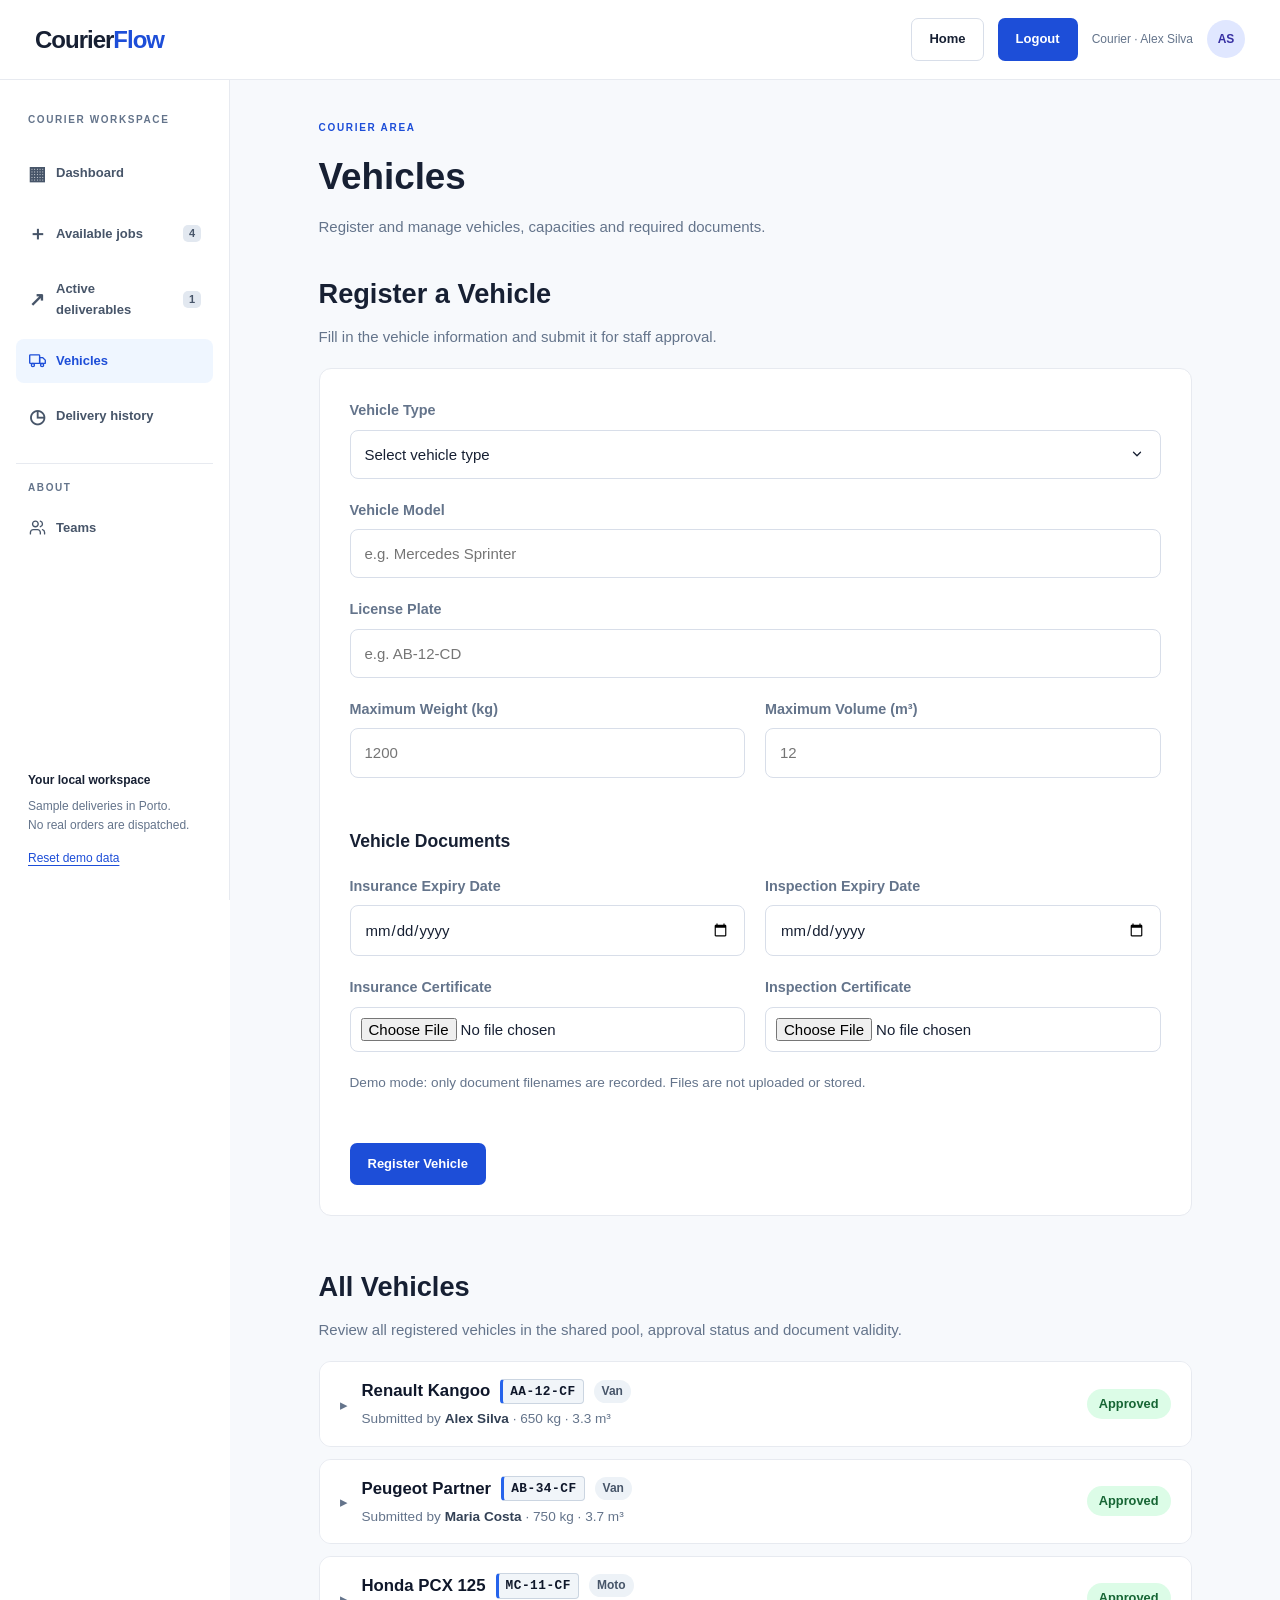
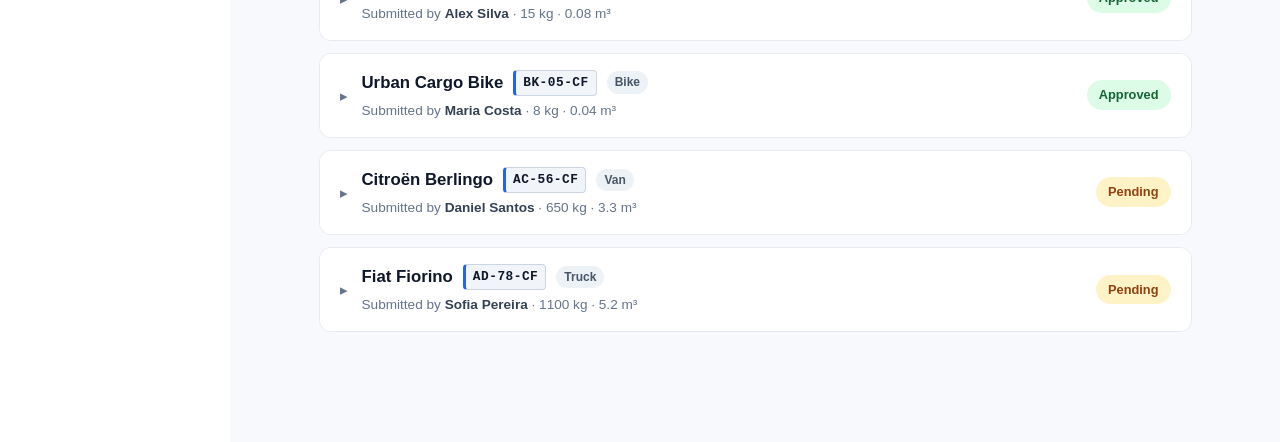
<file: vehicles.html>
<!DOCTYPE html>
<html lang="en">

<head>
    <meta charset="UTF-8">
    <meta name="viewport"
          content="width=device-width, initial-scale=1.0">

    <title>Vehicles — CourierFlow</title>

    <link rel="stylesheet" href="css/style.css">
    <link rel="stylesheet" href="css/login.css">
    <link rel="stylesheet" href="css/register.css">
    <link rel="stylesheet" href="css/client.css">
    <link rel="stylesheet" href="css/courier.css">
    <link rel="stylesheet" href="css/vehicles.css">

</head>

<body>

    <a class="skip-link" href="#main">
        Skip to content
    </a>

    <!-- HEADER -->
    <header class="top-header">

        <a href="index.html" class="logo">
            Courier<span>Flow</span>
        </a>

        <div class="header-actions">
            <a href="index.html" class="btn btn-outline">
                Home
            </a>

            <a href="login.html" class="btn btn-primary">
                Logout
            </a>

            <span class="workspace-label" id="courierWorkspaceLabel">Courier workspace</span>

            <span class="avatar" id="courierAvatar" aria-hidden="true">CR</span>
        </div>

    </header>

    <!-- COURIER SIDEBAR -->
    <aside class="sidebar">

        <p class="nav-label">
            COURIER WORKSPACE
        </p>

        <nav aria-label="Main navigation">
            <ul class="sidebar-links">

                <li>
                    <a href="courier.html#dashboard">
                        <span aria-hidden="true">▦</span> Dashboard
                    </a>
                </li>

                <li>
                    <a href="courier.html#available">
                        <span aria-hidden="true">＋</span> Available jobs <b id="availableCount">0</b>
                    </a>
                </li>

                <li>
                    <a href="courier.html#active">
                        <span aria-hidden="true">↗</span> Active deliverables <b id="activeCount">0</b>
                    </a>
                </li>

                <li>
                    <a href="vehicles.html" class="active" aria-current="location">
                        <span aria-hidden="true"><svg width="17" height="17" viewBox="0 0 24 24" fill="none" stroke="currentColor" stroke-width="1.9" stroke-linecap="round" stroke-linejoin="round"><rect x="1" y="4" width="14" height="12" rx="1"></rect><polygon points="15 8 19.5 8 23 11.5 23 16 15 16 15 8"></polygon><circle cx="5.5" cy="18.5" r="2.2"></circle><circle cx="18.5" cy="18.5" r="2.2"></circle></svg></span>
                        Vehicles
                    </a>
                </li>

                <li>
                    <a href="courier.html#history">
                        <span aria-hidden="true">◷</span> Delivery history
                    </a>
                </li>

            </ul>
        </nav>

        <div class="sidebar-about">

            <p class="nav-label">
                ABOUT
            </p>

            <ul class="sidebar-links">

                <li>

                    <a href="teams.html">
                        <span aria-hidden="true"><svg width="17" height="17" viewBox="0 0 24 24" fill="none" stroke="currentColor" stroke-width="1.9" stroke-linecap="round" stroke-linejoin="round"><path d="M16 21v-2a4 4 0 0 0-4-4H6a4 4 0 0 0-4 4v2"></path><circle cx="9" cy="7" r="4"></circle><path d="M22 21v-2a4 4 0 0 0-3-3.87"></path><path d="M16 3.13a4 4 0 0 1 0 7.75"></path></svg></span> Teams
                    </a>

                </li>

            </ul>

        </div>

        <div class="sidebar-note">

            <strong>Your local workspace</strong>

            <p>
                Sample deliveries in Porto.<br>No real orders are dispatched.
            </p>

            <button class="text-button" id="resetDemo">
                Reset demo data
            </button>

        </div>

    </aside>

    <!-- MAIN -->
    <main id="main" class="vehicles-main" tabindex="-1">

        <div class="container">

            <!-- TITLE -->
            <section class="vehicles-heading">

                <p class="tag">COURIER AREA</p>

                <h1>Vehicles</h1>

                <p>
                    Register and manage vehicles,
                    capacities and required documents.
                </p>

            </section>

            <!-- ADD VEHICLE -->
            <section class="vehicle-section">

                <h2>Register a Vehicle</h2>

                <p class="section-description">
                    Fill in the vehicle information
                    and submit it for staff approval.
                </p>

                <div class="vehicle-card">

                    <form id="vehicleForm" novalidate>

                        <!-- VEHICLE TYPE -->
                        <div class="form-group">

                            <label for="vehicleType">
                                Vehicle Type
                            </label>

                            <select id="vehicleType" required>
                                <option value="">
                                    Select vehicle type
                                </option>
                                <option value="Bike">Bike</option>
                                <option value="Moto">Moto</option>
                                <option value="Van">Van</option>
                                <option value="Truck">Truck</option>
                            </select>

                        </div>

                        <!-- MODEL -->
                        <div class="form-group">

                            <label for="vehicleModel">
                                Vehicle Model
                            </label>

                            <input
                                type="text"
                                id="vehicleModel"
                                placeholder="e.g. Mercedes Sprinter"
                                required>
                        </div>

                        <!-- LICENSE PLATE -->
                        <div class="form-group">

                            <label for="licensePlate">
                                License Plate
                            </label>

                            <input
                                type="text"
                                id="licensePlate"
                                placeholder="e.g. AB-12-CD"
                                required>
                        </div>

                        <!-- CAPACITIES -->
                        <div class="vehicle-form-row">

                            <div class="form-group">

                                <label for="maxWeight">
                                    Maximum Weight (kg)
                                </label>

                                <input
                                    type="number"
                                    id="maxWeight"
                                    min="0.01"
                                    step="any"
                                    placeholder="1200"
                                    required>
                            </div>

                            <div class="form-group">

                                <label for="maxVolume">
                                    Maximum Volume (m³)
                                </label>

                                <input
                                    type="number"
                                    id="maxVolume"
                                    min="0.001"
                                    step="any"
                                    placeholder="12"
                                    required>
                            </div>

                        </div>

                        <!-- DOCUMENTS -->
                        <h3>Vehicle Documents</h3>

                        <div class="vehicle-form-row">

                            <div class="form-group">

                                <label for="insuranceExpiry">
                                    Insurance Expiry Date
                                </label>

                                <input
                                    type="date"
                                    id="insuranceExpiry"
                                    required>
                            </div>

                            <div class="form-group">

                                <label for="inspectionExpiry">
                                    Inspection Expiry Date
                                </label>

                                <input
                                    type="date"
                                    id="inspectionExpiry"
                                    required>
                            </div>

                        </div>

                        <!-- FILE UPLOAD -->
                        <div class="vehicle-form-row">

                            <div class="form-group">

                                <label for="insuranceDoc">
                                    Insurance Certificate
                                </label>

                                <input
                                    type="file"
                                    id="insuranceDoc"
                                    accept=".pdf,.png,.jpg,.jpeg"
                                    required>
                            </div>

                            <div class="form-group">

                                <label for="inspectionDoc">
                                    Inspection Certificate
                                </label>

                                <input
                                    type="file"
                                    id="inspectionDoc"
                                    accept=".pdf,.png,.jpg,.jpeg"
                                    required>
                            </div>

                        </div>

                        <p class="vehicle-note">
                            Demo mode: only document filenames are
                            recorded. Files are not uploaded or stored.
                        </p>

                        <p id="vehicleMessage"
                           class="vehicle-message"
                           role="status"
                           aria-live="polite"></p>

                        <button type="submit"
                                class="btn btn-primary">
                            Register Vehicle
                        </button>

                    </form>

                </div>

            </section>

            <!-- REGISTERED VEHICLES -->
            <section class="vehicle-section">

                <h2>All Vehicles</h2>

                <p class="section-description">
                    Review all registered vehicles in the shared pool, approval status and document validity.
                </p>

                <div id="vehiclesList"
                     class="vehicles-list">

                    <p>No vehicles registered yet.</p>

                </div>

            </section>

        </div>

    </main>

    <script src="js/main.js"></script>
    <script src="js/vehicles.js"></script>

</body>
</html>
</file>
<file: css/style.css>
/* ================================
   GLOBAL
================================ */

* {
    margin: 0;
    padding: 0;
    box-sizing: border-box;
}

html {
    scroll-behavior: smooth;
}

body {
    font-family: Inter, -apple-system, BlinkMacSystemFont, "Segoe UI", sans-serif;
    color: #172033;
    background-color: #ffffff;
    font-size: 15px;
    line-height: 1.55;
}

select {
    appearance: none;
    -webkit-appearance: none;
    -moz-appearance: none;
    background-color: white;
    background-image: url("data:image/svg+xml,%3Csvg xmlns='http://www.w3.org/2000/svg' width='16' height='16' viewBox='0 0 24 24' fill='none' stroke='%23172033' stroke-width='2.2' stroke-linecap='round' stroke-linejoin='round'%3E%3Cpolyline points='6 9 12 15 18 9'%3E%3C/polyline%3E%3C/svg%3E");
    background-repeat: no-repeat;
    background-position: right 16px center;
    background-size: 14px 14px;
    padding-right: 40px;
    cursor: pointer;
}

.container {
    width: 90%;
    max-width: 1200px;
    margin: 0 auto;
}

main {
    margin-left: 230px;
    padding-top: 80px;
}

section {
    scroll-margin-top: 80px;
}


/* ================================
   TOP HEADER
================================ */

.top-header {
    height: 80px;
    background: white;
    border-bottom: 1px solid #e7eaf0;
    padding: 0 35px;

    display: flex;
    align-items: center;
    justify-content: space-between;

    position: fixed;
    top: 0;
    left: 0;
    right: 0;

    z-index: 1000;
}

.logo {
    font-size: 24px;
    font-weight: 800;
    letter-spacing: -1px;
    text-decoration: none;
    color: #172033;
}

.logo span {
    color: #1d4ed8;
}

.header-actions {
    position: static;

    display: flex;
    align-items: center;
    gap: 14px;
}


/* ================================
   SIDEBAR
================================ */

.sidebar {
    position: fixed;

    top: 80px;
    left: 0;
    bottom: 0;

    width: 230px;
    height: calc(100vh - 80px);

    background: white;
    border-right: 1px solid #e7eaf0;

    padding: 32px 16px;

    display: flex;
    flex-direction: column;
    overflow: auto;

    z-index: 1050;
}

.nav-label {
    font-size: 10px;
    letter-spacing: 1.6px;
    color: #64748b;
    font-weight: 700;
    margin: 0 12px 19px;
}

.sidebar-links {
    list-style: none;
    margin: 0;
    padding: 0;
    display: grid;
    gap: 7px;
}

.sidebar-links a {
    display: flex;
    align-items: center;
    gap: 10px;

    padding: 12px;

    border-radius: 8px;

    text-decoration: none;
    color: #475569;
    font-size: 13px;
    font-weight: 600;

    transition: 0.2s;
}

.sidebar-links a:hover {
    background: #f7f9fc;
}

.sidebar-links a.active {
    background: #eff6ff;
    color: #1d4ed8;
}

.sidebar-links a > span,
.nav-icon {
    display: inline-flex;
    align-items: center;
    justify-content: center;
    flex-shrink: 0;
    width: 18px;
    font-size: 19px;
    text-align: center;
}

.sidebar-about {
    margin-top: 20px;
    padding-top: 16px;
    border-top: 1px solid #e7eaf0;
}

.sidebar-about .nav-label,
.sidebar-about-label {
    font-size: 10px;
    letter-spacing: 1.6px;
    color: #64748b;
    font-weight: 700;
    margin: 0 12px 10px;
}

.sidebar-note {
    margin-top: auto;
    padding: 28px 12px 0;
    font-size: 12px;
    color: #64748b;
}

.sidebar-note strong {
    color: #172033;
}

.sidebar-note p {
    margin: 8px 0 15px;
}

/* ================================
   BUTTONS
================================ */

.btn {
    min-height: 42px;
    padding: 10px 18px;
    border-radius: 8px;
    font-size: 13px;
    font-weight: 600;
    display: inline-flex;
    align-items: center;
    justify-content: center;
    gap: 6px;
    text-decoration: none;
    transition: 0.2s;
}

.btn-primary {
    background: #1d4ed8;
    color: white;
    border: 1px solid #1d4ed8;
}

.btn-primary:hover {
    background: #1e40af;
    border-color: #1e40af;
}

.btn-outline {
    border: 1px solid #d7dde8;
    color: #172033;
    background: white;
}

.btn-outline:hover {
    border-color: #94a3b8;
    background: #f8fafc;
}

.btn-large {
    padding: 13px 25px;
    font-size: 15px;
}


/* ================================
   HERO
================================ */

.hero {
    padding: 100px 0;
    background: #f7f9fc;
}

.hero-content {
    display: grid;
    grid-template-columns: 1.2fr 0.8fr;
    align-items: center;
    gap: 80px;
}

.tag {
    color: #2563eb;
    font-weight: bold;
    font-size: 0.8rem;
    letter-spacing: 1.5px;
    margin-bottom: 15px;
}

.hero h1 {
    font-size: 4rem;
    line-height: 1.1;
    margin-bottom: 25px;
}

.hero-description {
    color: #64748b;
    font-size: 1.1rem;
    max-width: 600px;
    margin-bottom: 30px;
}

.hero-buttons {
    display: flex;
    gap: 15px;
}


/* ================================
   HERO CARD
================================ */

.hero-card {
    background: white;
    padding: 40px;
    border-radius: 16px;
    box-shadow: 0 20px 50px rgba(0, 0, 0, 0.08);
}

.delivery-icon {
    font-size: 3rem;
    margin-bottom: 20px;
}

.hero-card h3 {
    font-size: 1.5rem;
    margin-bottom: 10px;
}

.hero-card p {
    color: #64748b;
}

.fake-order {
    margin-top: 30px;
    padding: 20px;
    background: #f7f9fc;
    border-radius: 10px;

    display: flex;
    justify-content: space-between;
    align-items: center;
}

.fake-order div {
    display: flex;
    flex-direction: column;
}

.fake-order span {
    font-size: 0.75rem;
    color: #64748b;
}

.fake-order .status {
    color: #15803d;
    background: #dcfce7;
    padding: 6px 12px;
    border-radius: 20px;
}


/* ================================
   SERVICES
================================ */

.services {
    padding: 100px 0;
}

.section-heading {
    max-width: 650px;
    margin-bottom: 50px;
}

.section-heading h2 {
    font-size: 2.3rem;
    margin-bottom: 10px;
}

.section-heading > p:last-child {
    color: #64748b;
}

.service-grid {
    display: grid;
    grid-template-columns: repeat(3, 1fr);
    gap: 25px;
}

.service-card {
    padding: 30px;
    border: 1px solid #e7eaf0;
    border-radius: 12px;
}

.service-card:hover {
    transform: translateY(-5px);
    box-shadow: 0 10px 30px rgba(0, 0, 0, 0.07);
}

.service-icon {
    font-size: 2rem;
    margin-bottom: 20px;
}

.service-card h3 {
    margin-bottom: 10px;
}

.service-card p {
    color: #64748b;
}


/* ================================
   STATISTICS
================================ */

.stats {
    background: #172033;
    padding: 60px 0;
    color: white;
}

.stats-grid {
    display: grid;
    grid-template-columns: repeat(4, 1fr);
    text-align: center;
}

.stat {
    display: flex;
    flex-direction: column;
}

.stat strong {
    font-size: 2.3rem;
}

.stat span {
    color: #cbd5e1;
}


/* ================================
   FOOTER
================================ */

footer {
    padding: 30px 0;
    border-top: 1px solid #e7eaf0;
    margin-left: 230px;
}

.footer-content {
    display: flex;
    justify-content: space-between;
    color: #64748b;
}

.footer-content a {
    text-decoration: none;
    color: #2563eb;
}


/* ================================
   RESPONSIVE
================================ */

@media (max-width: 1023px) {

    .hero {
        padding: 60px 0;
    }

    .hero-content {
        grid-template-columns: 1fr;
        gap: 36px;
    }

    .hero h1 {
        font-size: 2.5rem;
    }

    .service-grid {
        grid-template-columns: repeat(2, 1fr);
        gap: 20px;
    }

    .stats-grid {
        grid-template-columns: repeat(2, 1fr);
        gap: 28px;
    }
}

@media (max-width: 800px) {

    .top-header {
        height: 70px;
        padding: 0 20px;
    }

    .sidebar {
        position: sticky;
        top: 70px;
        width: 100%;
        height: auto;
        margin-top: 70px;
        padding: 8px 14px;
        border-right: 0;
        border-bottom: 1px solid #e7eaf0;
        display: flex;
        flex-direction: row;
        align-items: center;
        justify-content: flex-start;
        gap: 6px;
        overflow-x: auto;
        -webkit-overflow-scrolling: touch;
    }

    .sidebar nav {
        display: flex;
        align-items: center;
        flex-shrink: 0;
    }

    .nav-label,
    .sidebar-about-label,
    .sidebar-note {
        display: none;
    }

    .sidebar-links {
        display: flex;
        gap: 4px;
        overflow-x: visible;
        flex-wrap: nowrap;
    }

    .sidebar-links li {
        flex-shrink: 0;
    }

    .sidebar-links a,
    .sidebar-about a {
        padding: 9px;
        font-size: 12px;
        white-space: nowrap;
    }

    .sidebar-links a > span,
    .nav-icon {
        display: none;
    }

    .sidebar-about {
        margin-top: 0;
        padding-top: 0;
        border-top: 0;
        border-left: 1px solid #e7eaf0;
        padding-left: 6px;
        display: flex;
        align-items: center;
        flex-shrink: 0;
    }

    main {
        margin-left: 0;
        padding-top: 0;
    }

    section {
        scroll-margin-top: 125px;
    }

    footer {
        margin-left: 0;
    }

    .form-row {
        grid-template-columns: 1fr;
        gap: 0;
    }

    .nav-links {
        display: none;
    }

    .footer-content {
        flex-direction: column;
        gap: 10px;
    }
}

@media (max-width: 767px) {

    .top-header {
        padding: 0 14px;
    }

    .logo {
        font-size: 21px;
    }

    .header-actions {
        gap: 8px;
    }

    .header-actions .btn {
        padding: 8px 12px;
        font-size: 12px;
        min-height: 36px;
    }

    .hero {
        padding: 40px 0;
    }

    .hero h1 {
        font-size: 2rem;
    }

    .hero-text {
        font-size: 1rem;
    }

    .hero-buttons {
        flex-wrap: wrap;
        gap: 12px;
    }

    .hero-card {
        padding: 24px 20px;
    }

    .services {
        padding: 50px 0;
    }

    .section-header {
        margin-bottom: 36px;
    }

    .section-header h2,
    .cta h2 {
        font-size: 1.75rem;
    }

    .service-grid {
        grid-template-columns: 1fr;
        gap: 18px;
    }

    .stats {
        padding: 45px 0;
    }

    .stats-grid {
        grid-template-columns: repeat(2, 1fr);
        gap: 20px;
    }

    .stat h3 {
        font-size: 2rem;
    }

    .cta {
        padding: 50px 0;
    }
}

/* ================================
   MODALS & DIALOGS
================================ */

dialog {
    position: fixed;
    top: 50%;
    left: 50%;
    transform: translate(-50%, -50%);
    margin: 0;
    border: 1px solid #e7eaf0;
    border-radius: 16px;
    padding: 28px;
    max-width: 480px;
    width: calc(100% - 32px);
    max-height: calc(100vh - 48px);
    overflow-y: auto;
    color: #172033;
    background: #ffffff;
    box-shadow: 0 25px 50px -12px rgba(15, 23, 42, 0.25);
    z-index: 2500;
}

dialog::backdrop {
    background: rgba(15, 23, 42, 0.55);
    backdrop-filter: blur(3px);
}
</file>
<file: css/adminstyle.css>
/* CourierFlow admin: self-contained styles based on the courier dashboard. */
:root {
    --ink: #172033;
    --muted: #64748b;
    --blue: #1d4ed8;
    --line: #e7eaf0;
    --bg: #f7f9fc;
}

* {
    box-sizing: border-box;
}

html {
    scroll-behavior: smooth;
}

body {
    margin: 0;
    color: var(--ink);
    font: 15px/1.55 Inter, -apple-system, BlinkMacSystemFont, "Segoe UI", sans-serif;
}

h1,
h2,
h3,
p {
    margin: 0;
}

a {
    color: var(--blue);
    text-decoration: none;
}

button,
input,
select {
    font: inherit;
}

button {
    cursor: pointer;
}

button:disabled {
    cursor: default;
    opacity: .5;
}

:focus-visible {
    outline: 3px solid #60a5fa;
    outline-offset: 4px;
}

[hidden] {
    display: none !important;
}

.sr-only {
    position: absolute;
    width: 1px;
    height: 1px;
    padding: 0;
    margin: -1px;
    overflow: hidden;
    clip-path: inset(50%);
    white-space: nowrap;
}

.skip-link {
    position: fixed;
    top: -80px;
    left: 15px;
    padding: 12px;
    background: white;
    z-index: 3000;
}

.skip-link:focus {
    top: 10px;
}

/* TOP HEADER */
.top-header {
    position: fixed;
    inset: 0 0 auto;
    height: 80px;
    display: flex;
    align-items: center;
    justify-content: space-between;
    padding: 0 35px;
    background: white;
    border-bottom: 1px solid var(--line);
    z-index: 20;
}

.logo {
    font-size: 24px;
    font-weight: 800;
    letter-spacing: -1px;
    color: var(--ink);
}

.logo span {
    color: var(--blue);
}

.header-actions {
    display: flex;
    align-items: center;
    gap: 18px;
}

.workspace-label {
    font-size: 12px;
    color: var(--muted);
}

.avatar,
.courier-avatar {
    display: grid;
    place-items: center;
    flex-shrink: 0;
    border-radius: 50%;
    color: #3730a3;
    background: #e0e7ff;
    font-weight: 700;
}

.avatar {
    width: 38px;
    height: 38px;
    font-size: 12px;
}

/* SIDEBAR */
.sidebar {
    position: fixed;
    top: 80px;
    bottom: 0;
    width: 230px;
    padding: 32px 16px;
    border-right: 1px solid var(--line);
    background: white;
    display: flex;
    flex-direction: column;
    z-index: 10;
    overflow: auto;
}

.nav-label {
    margin: 0 12px 20px;
    font-size: 9px;
    letter-spacing: 1.4px;
    font-weight: 700;
    color: var(--muted);
}

nav {
    display: grid;
    gap: 7px;
}

nav a {
    display: flex;
    align-items: center;
    gap: 12px;
    padding: 12px;
    color: #475569;
    font-size: 13px;
    font-weight: 600;
    border-radius: 8px;
}

nav a:hover {
    background: var(--bg);
}

nav a.active {
    background: #eff6ff;
    color: var(--blue);
}

nav a>span {
    display: inline-flex;
    align-items: center;
    justify-content: center;
    flex-shrink: 0;
    font-size: 20px;
    width: 18px;
    text-align: center;
}

nav b {
    margin-left: auto;
    padding: 0 7px;
    border-radius: 5px;
    background: #dbeafe;
    font-size: 11px;
}

.sidebar-about {
    margin-top: 20px;
    padding-top: 16px;
    border-top: 1px solid var(--line);
}

.sidebar-about .nav-label {
    margin-bottom: 10px;
}

.sidebar-note {
    margin-top: auto;
    padding: 28px 12px 0;
    font-size: 12px;
    color: var(--muted);
}

.sidebar-note strong {
    color: var(--ink);
}

.sidebar-note p {
    margin: 8px 0 15px;
}

.text-button {
    border: 0;
    background: none;
    padding: 0;
    color: var(--blue);
    text-decoration: underline;
    text-underline-offset: 3px;
    font-size: 12px;
}

/* MAIN CONTENT */
main {
    margin-left: 230px;
    padding: 110px 0 40px;
    background: var(--bg);
    min-height: 100vh;
}

.container {
    max-width: 1600px;
    margin: auto;
    padding: 0 36px;
}

section {
    margin-bottom: 50px;
    scroll-margin-top: 110px;
}

.demo-notice {
    display: flex;
    align-items: center;
    gap: 15px;
    background: #eff6ff;
    border: 1px solid #dbeafe;
    border-radius: 8px;
    padding: 11px 16px;
    margin-bottom: 32px;
    color: #475569;
    font-size: 12px;
}

.demo-notice strong {
    font-size: 10px;
    letter-spacing: 1px;
    color: var(--blue);
    white-space: nowrap;
}

.warning {
    padding: 15px;
    margin-bottom: 24px;
    background: #fffbeb;
    color: #92400e;
    border: 1px solid #fcd34d;
    border-radius: 8px;
}

.section-heading {
    display: flex;
    align-items: center;
    justify-content: space-between;
    gap: 24px;
    margin-bottom: 24px;
}

.tag {
    font-size: 10px;
    font-weight: 750;
    letter-spacing: 1.7px;
    color: var(--blue);
    margin-bottom: 12px;
}

h1 {
    font-size: clamp(28px, 3vw, 40px);
    letter-spacing: -1.4px;
    line-height: 1.2;
    margin-bottom: 10px;
}

h2 {
    font-size: 28px;
    line-height: 1.25;
    letter-spacing: -.7px;
    margin-bottom: 10px;
}

h3 {
    font-size: 16px;
}

.description,
.region-label {
    color: var(--muted);
}

.region-label {
    font-size: 12px;
}

.btn {
    display: inline-flex;
    align-items: center;
    justify-content: center;
    gap: 8px;
    border: 1px solid transparent;
    border-radius: 7px;
    padding: 10px 16px;
    min-height: 42px;
    font-size: 13px;
    font-weight: 650;
}

.btn-primary {
    background: var(--blue);
    color: white;
}

.btn-primary:hover {
    background: #1e40af;
}

.btn-outline {
    color: var(--ink);
    background: white;
    border-color: #d8dee9;
}

.btn-outline:hover {
    background: #f1f5f9;
}

.dashboard-grid {
    display: grid;
    grid-template-columns: repeat(4, 1fr);
    gap: 20px;
}

.dashboard-card {
    padding: 24px;
    border: 1px solid var(--line);
    border-radius: 12px;
    background: white;
}

.dashboard-card h3 {
    font-size: 13px;
    color: var(--muted);
    font-weight: 500;
    margin-bottom: 12px;
}

.dashboard-card strong {
    font-size: 32px;
    letter-spacing: -1px;
}

.dashboard-card p {
    font-size: 11px;
    color: var(--muted);
    margin-top: 8px;
}

.toolbar {
    display: flex;
    gap: 16px;
    align-items: end;
    margin-bottom: 18px;
}

label {
    display: grid;
    gap: 6px;
    color: var(--muted);
    font-size: 12px;
    font-weight: 600;
}

input {
    background: white;
    border: 1px solid #d8dee9;
    border-radius: 7px;
    color: var(--ink);
    min-height: 43px;
    padding: 10px 12px;
    width: 100%;
    min-width: 0;
}

select {
    background-color: white;
    background-image: url("data:image/svg+xml,%3Csvg xmlns='http://www.w3.org/2000/svg' width='16' height='16' viewBox='0 0 24 24' fill='none' stroke='%23172033' stroke-width='2.2' stroke-linecap='round' stroke-linejoin='round'%3E%3Cpolyline points='6 9 12 15 18 9'%3E%3C/polyline%3E%3C/svg%3E");
    background-repeat: no-repeat;
    background-position: right 16px center;
    background-size: 14px 14px;
    border: 1px solid #d8dee9;
    border-radius: 7px;
    color: var(--ink);
    min-height: 43px;
    padding: 10px 40px 10px 12px;
    width: 100%;
    min-width: 0;
    appearance: none;
    -webkit-appearance: none;
    -moz-appearance: none;
    cursor: pointer;
}

.search-field {
    flex: 1;
}

/* COURIER CARDS */
.courier-grid {
    display: grid;
    grid-template-columns: repeat(2, minmax(0, 1fr));
    gap: 20px;
}

.courier-card {
    display: flex;
    flex-direction: column;
    background: white;
    border: 1px solid var(--line);
    border-radius: 12px;
    padding: 24px;
    min-width: 0;
}

.courier-heading {
    display: flex;
    align-items: center;
    gap: 12px;
    margin-bottom: 20px;
}

.courier-avatar {
    width: 44px;
    height: 44px;
    font-size: 14px;
}

.courier-heading .badge {
    margin-left: auto;
}

.small {
    font-size: 11px;
    color: var(--muted);
}

.badge {
    display: inline-block;
    padding: 4px 9px;
    border-radius: 20px;
    font-size: 11px;
    font-weight: 650;
    white-space: nowrap;
}

.badge-available,
.badge-delivered {
    color: #166534;
    background: #dcfce7;
}

.badge-busy,
.badge-picked_up {
    color: #92400e;
    background: #fef3c7;
}

.badge-offline,
.badge-unassigned {
    color: #475569;
    background: #f1f5f9;
}

.badge-accepted {
    color: var(--blue);
    background: #dbeafe;
}

.contact {
    display: grid;
    gap: 7px;
    font-size: 13px;
    padding-bottom: 18px;
    border-bottom: 1px solid var(--line);
}

.contact a {
    overflow-wrap: anywhere;
}

.card-label {
    margin-top: 17px;
    margin-bottom: 8px;
    color: var(--muted);
    font-size: 10px;
    font-weight: 700;
    letter-spacing: 1px;
    text-transform: uppercase;
}

.vehicle-assignment {
    display: flex;
    align-items: center;
    justify-content: space-between;
    gap: 12px;
}

.vehicle-assignment p {
    font-size: 13px;
}

.parcel-chips {
    display: flex;
    flex-wrap: wrap;
    gap: 7px;
    margin-bottom: 18px;
}

.parcel-chip {
    display: inline-block;
    padding: 4px 8px;
    background: #eff6ff;
    border: 1px solid #dbeafe;
    border-radius: 5px;
    color: var(--blue);
    font-size: 11px;
}

.card-actions {
    display: flex;
    gap: 18px;
    padding-top: 18px;
    border-top: 1px solid var(--line);
    margin-top: auto;
}

.danger {
    color: #b91c1c;
}

.empty-state {
    grid-column: 1 / -1;
    text-align: center;
    padding: 30px;
    background: white;
    color: var(--muted);
    border: 1px dashed #cbd5e1;
    border-radius: 10px;
}

/* PARCELS AND FLEET */
.table-wrap {
    overflow-x: auto;
    border: 1px solid var(--line);
    border-radius: 12px;
    background: white;
}

table {
    width: 100%;
    border-collapse: collapse;
    font-size: 13px;
    text-align: left;
}

th {
    background: #f9fafc;
    color: var(--muted);
    font-size: 11px;
    font-weight: 600;
}

th,
td {
    padding: 18px 20px;
    border-bottom: 1px solid var(--line);
}

tr:last-child td {
    border-bottom: 0;
}

td:first-child strong {
    white-space: nowrap;
}

.route {
    min-width: 200px;
}

.route span {
    display: block;
    font-size: 11px;
    color: var(--muted);
    margin-top: 4px;
}

.vehicle-grid {
    display: grid;
    grid-template-columns: repeat(3, minmax(0, 1fr));
    gap: 18px;
    align-items: stretch;
}

.vehicle-card {
    display: flex;
    flex-direction: column;
    height: 100%;
    background: white;
    border: 1px solid var(--line);
    border-radius: 12px;
    padding: 22px;
}

.vehicle-card .badge {
    align-self: flex-start;
    margin-bottom: 14px;
}

.plate {
    align-self: flex-start;
    display: inline-block;
    margin: 12px 0;
    padding: 3px 9px;
    background: #f8fafc;
    border: 1px solid #d8dee9;
    border-left: 5px solid var(--blue);
    border-radius: 4px;
    font-size: 12px;
    font-weight: 700;
    letter-spacing: 1px;
}

.vehicle-card p {
    font-size: 12px;
    color: var(--muted);
}

.vehicle-card .btn {
    width: 100%;
    margin-top: 18px;
}

.badge-rejected {
    color: #991b1b;
    background: #fee2e2;
}

.submission-details {
    flex: 1;
    display: grid;
    grid-template-columns: 1fr 1fr;
    align-content: start;
    gap: 10px;
    margin: 14px 0;
    padding: 12px;
    background: #f8fafc;
    border: 1px solid var(--line);
    border-radius: 8px;
}

.submission-details div span {
    display: block;
    font-size: 10px;
    font-weight: 700;
    text-transform: uppercase;
    letter-spacing: 0.04em;
    color: var(--muted);
    margin-bottom: 2px;
}

.submission-details div strong {
    font-size: 12px;
    color: var(--ink);
    word-break: break-word;
}

.approval-actions {
    display: flex;
    gap: 10px;
    margin-top: auto;
    padding-top: 16px;
}

.approval-actions .btn {
    margin-top: 0;
    flex: 1;
    padding: 9px 12px;
    font-size: 12px;
}

.btn-approve {
    background: #16a34a;
    color: white;
    border: 1px solid #15803d;
}

.btn-approve:hover {
    background: #15803d;
}

.btn-reject {
    background: white;
    color: #b91c1c;
    border: 1px solid #fecaca;
}

.btn-reject:hover {
    background: #fef2f2;
}

footer {
    display: flex;
    justify-content: space-between;
    gap: 12px;
    border-top: 1px solid var(--line);
    padding-top: 20px;
    font-size: 12px;
    font-weight: 650;
}

footer span {
    color: var(--muted);
    font-weight: 400;
}

/* DIALOGS */
dialog {
    width: min(560px, calc(100% - 32px));
    max-height: calc(100dvh - 40px);
    overflow: auto;
    padding: 28px;
    border: 1px solid var(--line);
    border-radius: 12px;
    color: var(--ink);
}

dialog::backdrop {
    background: #0f172a88;
}

dialog h2 {
    font-size: 23px;
    margin-bottom: 0;
}

.dialog-heading {
    display: flex;
    align-items: center;
    justify-content: space-between;
    gap: 12px;
    margin-bottom: 22px;
}

.icon-button {
    background: transparent;
    border: 0;
    font-size: 26px;
    color: var(--muted);
    width: 40px;
    height: 40px;
}

dialog label {
    margin-top: 16px;
}

.form-row {
    display: grid;
    grid-template-columns: 1fr 1fr;
    gap: 15px;
}

.form-error {
    color: #b91c1c;
    font-size: 13px;
    margin-top: 14px;
}

.dialog-actions {
    display: flex;
    justify-content: flex-end;
    gap: 12px;
    margin-top: 24px;
}

.toast {
    position: fixed;
    right: 24px;
    bottom: 24px;
    max-width: calc(100% - 48px);
    background: var(--ink);
    color: white;
    padding: 16px 22px;
    border-radius: 9px;
    box-shadow: 0 8px 30px #17203333;
    font-size: 13px;
    z-index: 100;
}

/* RESPONSIVE LAYOUT */
@media (max-width: 1150px) {
    .dashboard-grid {
        grid-template-columns: repeat(2, 1fr);
    }

    .courier-grid {
        grid-template-columns: 1fr;
    }

    .vehicle-grid {
        grid-template-columns: repeat(2, 1fr);
    }

    .container {
        padding: 0 26px;
    }
}

@media (max-width: 800px) {
    .top-header {
        height: 70px;
        padding: 0 20px;
    }

    .sidebar {
        position: sticky;
        top: 70px;
        width: 100%;
        height: auto;
        margin-top: 70px;
        padding: 8px 14px;
        border-right: 0;
        border-bottom: 1px solid var(--line);
        display: flex;
        flex-direction: row;
        align-items: center;
        justify-content: flex-start;
        gap: 6px;
        overflow-x: auto;
        -webkit-overflow-scrolling: touch;
    }

    .nav-label,
    .sidebar-note {
        display: none;
    }

    nav {
        display: flex;
        overflow-x: visible;
        gap: 4px;
        flex-shrink: 0;
    }

    .sidebar-about {
        margin-top: 0;
        padding-top: 0;
        border-top: 0;
        border-left: 1px solid var(--line);
        padding-left: 6px;
        display: flex;
        align-items: center;
        flex-shrink: 0;
    }

    nav a {
        white-space: nowrap;
        padding: 9px;
        font-size: 12px;
    }

    nav a>span {
        display: none;
    }

    main {
        margin-left: 0;
        padding-top: 24px;
    }

    section,
    .vehicle-card {
        scroll-margin-top: 155px;
    }

    .section-heading {
        align-items: flex-start;
    }
}

@media (max-width: 600px) {
    .top-header {
        padding: 0 14px;
    }

    .logo {
        font-size: 21px;
    }

    .header-actions {
        gap: 8px;
    }

    .header-actions .btn {
        padding: 8px 12px;
        font-size: 12px;
        min-height: 36px;
    }

    .container {
        padding: 0 14px;
    }

    .dashboard-grid {
        grid-template-columns: 1fr;
        gap: 12px;
    }

    .dashboard-card {
        padding: 17px;
    }

    .vehicle-grid {
        grid-template-columns: 1fr;
    }

    .submission-details {
        grid-template-columns: 1fr;
    }

    .section-heading,
    .toolbar,
    .demo-notice {
        flex-direction: column;
        align-items: stretch;
    }

    .demo-notice {
        gap: 5px;
    }

    .workspace-label,
    .avatar {
        display: none;
    }

    .courier-card {
        padding: 18px 16px;
    }

    .courier-heading,
    .card-actions,
    .heading-actions,
    .vehicle-card-badges {
        flex-wrap: wrap;
    }

    .courier-heading .badge {
        margin-left: 0;
    }

    .vehicle-assignment {
        align-items: flex-start;
    }

    .form-row {
        grid-template-columns: 1fr;
        gap: 0;
    }

    .modal-card {
        padding: 20px 16px;
        width: calc(100% - 24px);
    }

    .modal-actions {
        flex-wrap: wrap;
    }

    footer {
        flex-direction: column;
    }
}

@media (prefers-reduced-motion: reduce) {
    html {
        scroll-behavior: auto;
    }
}

/* =========================================================================
   STAFF & ADMIN PANELS — SHARED GOVERNANCE, ALERTS & ANALYTICS STYLES
========================================================================= */

.secondary-kpi-grid {
    margin-top: 18px;
}

.heading-actions {
    display: flex;
    align-items: center;
    gap: 10px;
}

.notif-header-btn {
    padding: 8px 14px;
    min-height: 38px;
    font-size: 12px;
}

.notif-pill {
    display: inline-flex;
    align-items: center;
    justify-content: center;
    min-width: 20px;
    height: 20px;
    padding: 0 6px;
    border-radius: 999px;
    background: #dc2626;
    color: #ffffff;
    font-size: 11px;
    font-weight: 700;
}

.badge-stack {
    margin-left: auto;
    display: flex;
    flex-wrap: wrap;
    gap: 6px;
    justify-content: flex-end;
}

.vehicle-card-badges {
    display: flex;
    align-items: center;
    justify-content: space-between;
    gap: 8px;
    margin-bottom: 14px;
}

.vehicle-card-badges .badge {
    margin-bottom: 0;
}

.vehicle-card-flagged {
    border-color: #fca5a5;
}

.cert-alert-banner {
    padding: 9px 12px;
    border-radius: 7px;
    font-size: 11.5px;
    line-height: 1.45;
    margin-bottom: 6px;
}

.cert-alert-expired {
    background: #fef2f2;
    border: 1px solid #fecaca;
    color: #991b1b;
}

.cert-alert-outdated {
    background: #fffbeb;
    border: 1px solid #fde68a;
    color: #92400e;
}

.cert-alert-valid {
    background: #f0fdf4;
    border: 1px solid #bbf7d0;
    color: #166534;
}

.cert-cell-expired strong {
    color: #dc2626 !important;
}

.cert-cell-outdated strong {
    color: #b45309 !important;
}

/* NOTIFICATIONS & CERTIFICATE ALERTS LIST */
.notification-list {
    display: grid;
    gap: 12px;
}

.notification-card {
    display: flex;
    align-items: center;
    justify-content: space-between;
    gap: 20px;
    padding: 18px 22px;
    background: #ffffff;
    border: 1px solid var(--line);
    border-left: 4px solid var(--blue);
    border-radius: 12px;
}

.notification-card.notif-type-expired {
    border-left-color: #dc2626;
    background: #fffafa;
}

.notification-card.notif-type-outdated {
    border-left-color: #d97706;
    background: #fffdf7;
}

.notification-card.notif-type-updated {
    border-left-color: #16a34a;
}

.notification-card.is-read {
    opacity: 0.78;
}

.notification-card-main {
    display: grid;
    gap: 6px;
    min-width: 0;
}

.notification-card-top {
    display: flex;
    align-items: center;
    gap: 10px;
    flex-wrap: wrap;
}

.notification-card h3 {
    font-size: 14.5px;
    color: var(--ink);
}

.notification-card p {
    font-size: 12.5px;
    color: var(--muted);
}

.notification-card-actions {
    display: flex;
    align-items: center;
    gap: 14px;
    flex-shrink: 0;
}

.unread-dot {
    font-size: 10px;
    font-weight: 700;
    letter-spacing: 0.06em;
    padding: 2px 7px;
    border-radius: 999px;
    background: #dbeafe;
    color: var(--blue);
}

/* ANALYTICS & PROFILE CARDS */
.analytics-grid {
    display: grid;
    grid-template-columns: repeat(2, minmax(0, 1fr));
    gap: 20px;
}

.analytics-card,
.profile-card {
    background: #ffffff;
    border: 1px solid var(--line);
    border-radius: 12px;
    padding: 24px;
}

.profile-card form {
    display: grid;
    gap: 16px;
    max-width: 820px;
}

.analytics-bars {
    display: grid;
    gap: 14px;
    margin-top: 18px;
}

.analytics-bar-row {
    display: grid;
    gap: 6px;
}

.analytics-bar-label {
    display: flex;
    justify-content: space-between;
    align-items: center;
    font-size: 12.5px;
    color: var(--ink);
}

.analytics-bar-track {
    width: 100%;
    height: 9px;
    background: #f1f5f9;
    border-radius: 999px;
    overflow: hidden;
}

.analytics-bar-fill {
    height: 100%;
    border-radius: 999px;
    transition: width 0.25s ease;
}

@media (max-width: 900px) {
    .analytics-grid {
        grid-template-columns: 1fr;
    }

    .notification-card {
        flex-direction: column;
        align-items: flex-start;
    }

    .notification-card-actions {
        width: 100%;
        justify-content: flex-start;
    }
}
</file>
<file: css/login.css>
/* ================================
   AUTHENTICATION
================================ */

.auth-main {
    margin-left: 0;
    padding-top: 80px;
    min-height: 100vh;

    display: flex;
    align-items: center;
    justify-content: center;

    background: #f7f9fc;
}

.auth-container {
    width: 90%;
    max-width: 480px;
}

.auth-card {
    background: white;

    padding: 45px;

    border: 1px solid #e7eaf0;
    border-radius: 16px;

    box-shadow: 0 20px 50px rgba(0, 0, 0, 0.06);
}

.auth-heading {
    margin-bottom: 35px;
}

.auth-heading h1 {
    font-size: 2rem;
    margin-bottom: 8px;
}

.auth-heading p:last-child {
    color: #64748b;
}


/* FORM */

.form-group {
    margin-bottom: 22px;
}

.form-group label {
    display: block;

    margin-bottom: 8px;

    font-size: 0.9rem;
    font-weight: 600;
}

.form-group input {
    width: 100%;

    padding: 13px 15px;

    border: 1px solid #d8dee9;
    border-radius: 8px;

    font-size: 1rem;

    outline: none;
}

.form-group input:focus {
    border-color: #2563eb;
}

.password-input-wrapper {
    position: relative;
    display: flex;
    align-items: center;
}

.password-input-wrapper input {
    padding-right: 44px;
}

.password-toggle-btn {
    position: absolute;
    right: 12px;
    top: 50%;
    transform: translateY(-50%);
    background: none;
    border: none;
    padding: 6px;
    cursor: pointer;
    display: inline-flex;
    align-items: center;
    justify-content: center;
    color: #64748b;
    border-radius: 4px;
    transition: color 0.15s ease, background-color 0.15s ease;
}

.password-toggle-btn:hover {
    color: #172033;
    background-color: #f1f5f9;
}

.password-toggle-btn:focus-visible {
    outline: 2px solid #2563eb;
    outline-offset: 1px;
}

.form-options {
    display: flex;
    justify-content: space-between;
    align-items: center;

    margin-bottom: 25px;

    font-size: 0.9rem;
}

.remember {
    display: flex;
    align-items: center;
    gap: 7px;

    color: #64748b;
}

.form-options a,
.auth-footer a {
    color: #2563eb;
    text-decoration: none;
}

.form-options a:hover,
.auth-footer a:hover {
    text-decoration: underline;
}


/* LOGIN BUTTON */

.auth-button {
    width: 100%;

    border: none;
    cursor: pointer;

    font-size: 1rem;
}


/* ERROR */

.error-message {
    display: block;

    margin-top: 5px;

    color: #dc2626;
    font-size: 0.8rem;

    min-height: 18px;
}

.input-error {
    border-color: #dc2626 !important;
}


/* FOOTER */

.auth-footer {
    margin-top: 25px;

    padding-top: 20px;

    border-top: 1px solid #e7eaf0;

    text-align: center;

    color: #64748b;

    font-size: 0.9rem;
}

@media (max-width: 767px) {

    .auth-main {
        padding-top: 90px;
        padding-bottom: 36px;
        align-items: flex-start;
    }

    .auth-card {
        padding: 28px 20px;
    }

    .auth-heading h1 {
        font-size: 1.65rem;
    }

    .form-options {
        flex-wrap: wrap;
        gap: 10px;
    }
}
</file>
<file: css/register.css>
/* ================================
   REGISTER
================================ */

.register-main {
    padding-top: 120px;
    padding-bottom: 60px;
}

.register-container {
    max-width: 600px;
}

.form-row {
    display: grid;
    grid-template-columns: 1fr 1fr;
    gap: 20px;
}

.form-group select {
    width: 100%;

    padding: 13px 40px 13px 15px;

    border: 1px solid #d8dee9;
    border-radius: 8px;

    background-color: white;
    background-image: url("data:image/svg+xml,%3Csvg xmlns='http://www.w3.org/2000/svg' width='16' height='16' viewBox='0 0 24 24' fill='none' stroke='%23172033' stroke-width='2.2' stroke-linecap='round' stroke-linejoin='round'%3E%3Cpolyline points='6 9 12 15 18 9'%3E%3C/polyline%3E%3C/svg%3E");
    background-repeat: no-repeat;
    background-position: right 16px center;
    background-size: 14px 14px;

    font-size: 1rem;

    appearance: none;
    -webkit-appearance: none;
    -moz-appearance: none;

    outline: none;
    cursor: pointer;
}

.form-group select:focus {
    border-color: #2563eb;
}

@media (max-width: 767px) {

    .register-main {
        padding-top: 95px;
        padding-bottom: 40px;
    }

    .form-row {
        grid-template-columns: 1fr;
        gap: 0;
    }
}
</file>
<file: css/courier.css>
/* CourierFlow: adapted from the supplied client dashboard styles.
   Self-contained base styles replace missing style/login/register CSS. */
:root {
    --ink: #172033;
    --muted: #64748b;
    --blue: #1d4ed8;
    --line: #e7eaf0;
    --bg: #f7f9fc;
    --radius: 12px
}

* {
    box-sizing: border-box
}

html {
    scroll-behavior: smooth
}

body {
    margin: 0;
    color: var(--ink);
    font-family: Inter, -apple-system, BlinkMacSystemFont, "Segoe UI", sans-serif;
    font-size: 15px;
    line-height: 1.55
}

button,
input,
select {
    font: inherit
}

button,
a,
input,
select {
    -webkit-tap-highlight-color: transparent
}

button {
    cursor: pointer
}

a {
    color: var(--blue)
}

h1,
h2,
h3,
p {
    margin: 0
}

a {
    text-decoration: none
}

button:disabled {
    cursor: default;
    opacity: .55
}

:focus-visible {
    outline: 3px solid #60a5fa;
    outline-offset: 4px
}

[hidden] {
    display: none !important
}

.skip-link {
    position: fixed;
    left: 15px;
    top: -70px;
    z-index: 3000;
    background: white;
    padding: 12px
}

.skip-link:focus {
    top: 10px
}

.top-header {
    height: 80px;
    position: fixed;
    inset: 0 0 auto;
    z-index: 1100;
    display: flex;
    align-items: center;
    justify-content: space-between;
    padding: 0 35px;
    background: #fff;
    border-bottom: 1px solid var(--line)
}

.logo {
    font-size: 24px;
    font-weight: 800;
    letter-spacing: -1px;
    color: var(--ink)
}

.logo span {
    color: var(--blue)
}

.header-actions {
    display: flex;
    align-items: center;
    gap: 14px
}

.demo-pill {
    font-size: 12px;
    font-weight: 600;
    background: #eff6ff;
    color: var(--blue);
    border: 1px solid #dbeafe;
    border-radius: 20px;
    padding: 5px 12px;
    margin-right: 8px
}

.workspace-label {
    font-size: 12px;
    color: var(--muted)
}

.avatar {
    background: #e0e7ff;
    color: #3730a3;
    border-radius: 50%;
    width: 38px;
    height: 38px;
    display: grid;
    place-items: center;
    font-weight: 700;
    font-size: 12px
}

.profile {
    font-size: 13px;
    font-weight: 650
}

.profile small {
    display: block;
    color: var(--muted);
    font-weight: 400
}

.sidebar {
    position: fixed;
    left: 0;
    top: 80px;
    bottom: 0;
    width: 230px;
    border-right: 1px solid var(--line);
    background: #fff;
    padding: 32px 16px;
    z-index: 1050;
    display: flex;
    flex-direction: column;
    overflow: auto
}

.nav-label {
    font-size: 10px;
    letter-spacing: 1.6px;
    color: var(--muted);
    font-weight: 700;
    margin: 0 12px 19px
}

.sidebar-links {
    list-style: none;
    margin: 0;
    padding: 0;
    display: grid;
    gap: 7px
}

.sidebar-links a {
    display: flex;
    align-items: center;
    gap: 10px;
    color: #475569;
    padding: 12px;
    border-radius: 8px;
    font-size: 13px;
    font-weight: 600
}

.sidebar-links a:hover {
    background: var(--bg)
}

.sidebar-links a.active {
    background: #eff6ff;
    color: var(--blue)
}

.sidebar-links a>span {
    display: inline-flex;
    align-items: center;
    justify-content: center;
    flex-shrink: 0;
    width: 18px;
    font-size: 19px;
    text-align: center
}

.sidebar-links b {
    margin-left: auto;
    font-size: 11px;
    background: #e2e8f0;
    color: #475569;
    padding: 0 6px;
    border-radius: 5px
}

.sidebar-about {
    margin-top: 20px;
    padding-top: 16px;
    border-top: 1px solid var(--line)
}

.sidebar-about .nav-label {
    margin-bottom: 10px
}

.sidebar-note {
    margin-top: auto;
    padding: 28px 12px 0;
    font-size: 12px;
    color: var(--muted)
}

.sidebar-note strong {
    color: var(--ink)
}

.sidebar-note p {
    margin: 8px 0 15px
}

.text-button {
    border: 0;
    padding: 0;
    background: transparent;
    color: var(--blue);
    font-size: 12px;
    text-decoration: underline;
    text-underline-offset: 3px
}

.courier-main {
    margin-left: 230px;
    padding-top: 110px;
    padding-bottom: 40px;
    min-height: 100vh;
    background: var(--bg)
}

.container {
    max-width: 1440px;
    margin: auto;
    padding: 0 36px
}

.courier-section {
    margin-bottom: 55px;
    scroll-margin-top: 110px
}

.courier-section h1 {
    font-size: 2.5rem;
    letter-spacing: -1.4px;
    line-height: 1.2;
    margin-bottom: 10px
}

.courier-section h2 {
    font-size: 1.8rem;
    letter-spacing: -.7px;
    margin-bottom: 10px;
    line-height: 1.25
}

.courier-intro,
.section-description {
    color: var(--muted)
}

.section-heading {
    display: flex;
    justify-content: space-between;
    align-items: center;
    gap: 24px;
    margin-bottom: 25px
}

.tag {
    font-size: 10px;
    font-weight: 750;
    letter-spacing: 1.7px;
    color: var(--blue);
    margin-bottom: 12px
}

.demo-notice {
    display: flex;
    gap: 15px;
    align-items: center;
    border: 1px solid #dbeafe;
    background: #eff6ff;
    padding: 11px 16px;
    border-radius: 8px;
    font-size: 12px;
    color: #475569;
    margin-bottom: 32px
}

.demo-notice strong {
    color: var(--blue);
    font-size: 10px;
    letter-spacing: 1px;
    white-space: nowrap
}

.warning {
    padding: 15px;
    border: 1px solid #fcd34d;
    background: #fffbeb;
    border-radius: 8px;
    margin-bottom: 24px;
    color: #92400e
}

.dashboard-grid {
    display: grid;
    grid-template-columns: repeat(4, 1fr);
    gap: 20px
}

.dashboard-card {
    background: white;
    border: 1px solid var(--line);
    border-radius: 12px;
    padding: 25px
}

.dashboard-card h3 {
    color: var(--muted);
    font-size: .9rem;
    margin-bottom: 15px;
    font-weight: 500
}

.dashboard-card strong {
    font-size: 2rem;
    color: var(--ink);
    letter-spacing: -1px
}

.dashboard-card p {
    color: var(--muted);
    font-size: 11px;
    margin-top: 10px
}

.content-card {
    background: white;
    border: 1px solid var(--line);
    border-radius: 12px;
    padding: 30px;
    min-width: 0
}

.btn {
    display: inline-flex;
    justify-content: center;
    align-items: center;
    gap: 14px;
    border: 1px solid transparent;
    border-radius: 7px;
    padding: 10px 17px;
    font-size: 13px;
    font-weight: 650;
    min-height: 42px;
    text-align: center
}

.btn-primary {
    background: var(--blue);
    color: white
}

.btn-primary:hover {
    background: #1e40af
}

.btn-outline {
    border-color: #d8dee9;
    background: white;
    color: var(--ink)
}

.btn-outline:hover {
    background: #f1f5f9
}

.region-label {
    font-size: 12px;
    color: var(--muted);
    white-space: nowrap
}

.toolbar {
    display: flex;
    align-items: end;
    gap: 16px;
    margin-bottom: 18px
}

label {
    display: grid;
    gap: 6px;
    font-size: 11px;
    color: var(--muted);
    font-weight: 600
}

input {
    min-height: 43px;
    border: 1px solid #d8dee9;
    border-radius: 7px;
    background: white;
    color: var(--ink);
    padding: 10px 12px;
    max-width: 100%;
}

select {
    min-height: 43px;
    border: 1px solid #d8dee9;
    border-radius: 7px;
    background-color: white;
    background-image: url("data:image/svg+xml,%3Csvg xmlns='http://www.w3.org/2000/svg' width='16' height='16' viewBox='0 0 24 24' fill='none' stroke='%23172033' stroke-width='2.2' stroke-linecap='round' stroke-linejoin='round'%3E%3Cpolyline points='6 9 12 15 18 9'%3E%3C/polyline%3E%3C/svg%3E");
    background-repeat: no-repeat;
    background-position: right 16px center;
    background-size: 14px 14px;
    color: var(--ink);
    padding: 10px 40px 10px 12px;
    max-width: 100%;
    appearance: none;
    -webkit-appearance: none;
    -moz-appearance: none;
    cursor: pointer;
}

.search-field {
    flex: 1
}

.search-field input {
    width: 100%;
    min-width: 0
}

.section-heading .search-field {
    max-width: 280px
}

.compact-label {
    min-width: 150px
}

.jobs-grid {
    display: grid;
    grid-template-columns: repeat(2, minmax(0, 1fr));
    gap: 18px
}

.order-card {
    background: white;
    padding: 22px;
    border: 1px solid var(--line);
    border-radius: 10px;
    min-width: 0
}

.order-card.selected {
    border-color: #93b4f5;
    box-shadow: 0 0 0 1px #dbeafe
}

.card-top {
    display: flex;
    justify-content: space-between;
    align-items: center;
    gap: 12px;
    margin-bottom: 18px
}

.card-top h3 {
    font-size: 14px
}

.fee {
    font-weight: 750;
    font-size: 18px
}

.card-route {
    border-left: 2px solid #dbeafe;
    padding-left: 15px;
    margin: 14px 0
}

.card-route p {
    font-size: 13px;
    color: var(--ink);
    overflow-wrap: anywhere
}

.card-route small {
    font-size: 10px;
    text-transform: uppercase;
    letter-spacing: 1px;
    color: var(--muted)
}

.card-route>div+div {
    margin-top: 12px
}

.card-meta {
    color: var(--muted);
    font-size: 12px;
    margin: 15px 0
}

.card-bottom {
    display: flex;
    justify-content: space-between;
    align-items: center;
    gap: 10px;
    flex-wrap: wrap;
    border-top: 1px solid var(--line);
    padding-top: 15px
}

.order-status {
    display: inline-block;
    margin: 0;
    padding: 5px 10px;
    background: #dbeafe;
    color: #1d4ed8;
    border-radius: 20px;
    font-size: 11px;
    font-weight: 650;
}

.status-available {
    background: #f1f5f9;
    color: #475569;
    border: 1px solid #e2e8f0;
}

.status-accepted {
    background: #dbeafe;
    color: #1d4ed8;
    border: 1px solid #bfdbfe;
}

.status-picked_up {
    background: #fef3c7;
    color: #92400e;
    border: 1px solid #fde68a;
}

.status-delivered {
    background: #dcfce7;
    color: #166534;
    border: 1px solid #bbf7d0;
}

.status-cancelled {
    background: #fee2e2;
    color: #991b1b;
    border: 1px solid #fecaca;
}

.empty-state {
    grid-column: 1/-1;
    padding: 30px;
    border: 1px dashed #cbd5e1;
    border-radius: 10px;
    text-align: center;
    color: var(--muted);
    background: #fff
}

.empty-state strong {
    display: block;
    color: var(--ink);
    margin-bottom: 5px
}

.active-deliverables-layout {
    display: grid;
    grid-template-columns: minmax(280px, 420px) minmax(0, 1fr);
    gap: 24px;
    align-items: start;
}

.active-list-col {
    display: flex;
    flex-direction: column;
    gap: 12px;
}

.active-toolbar {
    display: flex;
    align-items: center;
}

.active-toolbar .compact-label {
    width: 100%;
}

.active-toolbar select {
    width: 100%;
}

.active-deliverables-layout .map-card {
    position: sticky;
    top: 100px;
    padding: 22px;
    z-index: 10;
}

.active-deliverables-layout #deliveryMap {
    height: 480px;
    max-height: calc(100vh - 270px);
    min-height: 340px;
}

.active-deliverables-layout .history-summary {
    padding: 14px 16px;
    gap: 10px 12px;
    flex-wrap: wrap;
}

.active-deliverables-layout .history-summary-left {
    min-width: 0;
    flex-wrap: wrap;
}

.active-deliverables-layout .history-summary-right {
    gap: 8px 10px;
}

.active-deliverables-layout .history-summary-right .history-date {
    font-size: 12px;
}

.active-deliverables-layout .history-stops-grid {
    grid-template-columns: 1fr;
    gap: 12px;
}

.active-deliverables-layout .history-body {
    padding: 16px 18px;
}

.history-package-meta {
    margin: 0 0 14px 0;
}

.detail-layout {
    display: grid;
    grid-template-columns: minmax(280px, .85fr) minmax(0, 1.15fr);
    gap: 20px
}

.detail-top {
    display: flex;
    align-items: center;
    justify-content: space-between;
    gap: 10px;
    margin-bottom: 15px
}

.detail-top h3 {
    font-size: 18px
}

.package {
    font-size: 13px;
    color: var(--muted);
    padding-bottom: 18px;
    border-bottom: 1px solid var(--line)
}

.stop {
    margin: 22px 0;
    padding-left: 30px;
    position: relative
}

.stop .stop-letter {
    position: absolute;
    top: 0;
    left: 0;
    border-radius: 50%;
    width: 20px;
    height: 20px;
    background: #dbeafe;
    color: var(--blue);
    font-size: 11px;
    font-weight: 700;
    text-align: center;
    line-height: 20px
}

.stop.drop .stop-letter {
    background: #dcfce7;
    color: #166534
}

.stop h4 {
    margin: 0 0 6px;
    font-size: 11px;
    color: var(--muted);
    text-transform: uppercase;
    letter-spacing: 1px
}

.stop p {
    font-size: 13px;
    margin: 3px 0;
    overflow-wrap: anywhere
}

.stop .subtle {
    color: var(--muted);
    font-size: 12px
}

.delivery-note {
    padding: 12px;
    background: var(--bg);
    border-radius: 6px;
    font-size: 12px;
    margin: 18px 0
}

.progress {
    list-style: none;
    padding: 0;
    display: flex;
    gap: 6px;
    margin: 20px 0
}

.progress li {
    flex: 1;
    border-top: 3px solid #e2e8f0;
    padding-top: 7px;
    font-size: 10px;
    color: var(--muted)
}

.progress li.done {
    border-color: var(--blue);
    color: var(--blue)
}

.detail-action {
    width: 100%
}

.active-action-container {
    margin: 8px 0 16px 0;
}

.active-action-container .btn {
    width: 100%;
    padding: 12px 20px;
    font-size: 14px;
    font-weight: 650;
    border-radius: 8px;
}

.timeline {
    font-size: 11px;
    color: var(--muted);
    margin-top: 14px
}

.timeline p {
    margin-top: 4px
}

.map-card {
    padding: 22px;
    display: flex;
    flex-direction: column
}

.map-heading {
    display: flex;
    justify-content: space-between;
    align-items: center;
    gap: 12px;
    margin-bottom: 18px
}

.map-heading h3 {
    font-size: 15px
}

#deliveryMap {
    width: 100%;
    height: 380px;
    flex: 1;
    min-height: 300px;
    border-radius: 12px;
    border: 1px solid var(--line);
    z-index: 1;
    background: #edf1f6
}

.map-caption {
    font-size: 11px;
    color: var(--muted);
    margin-top: 12px
}

.legend-dot {
    display: inline-block;
    width: 8px;
    height: 8px;
    border-radius: 50%;
    margin: 0 3px 0 8px
}

.legend-dot.pickup {
    background: #1d4ed8
}

.legend-dot.dropoff {
    background: #15803d
}

.map-pin {
    border: 3px solid white !important;
    border-radius: 50%;
    color: white;
    text-align: center;
    font-weight: 800;
    line-height: 26px;
    box-shadow: 0 2px 8px #0004;
    background: #1d4ed8
}

.map-pin.dropoff {
    background: #15803d
}

.map-unavailable {
    display: grid;
    place-items: center;
    padding: 25px;
    text-align: center;
    color: var(--muted);
    font-size: 13px
}

.toast {
    position: fixed;
    bottom: 24px;
    right: 24px;
    background: #172033;
    color: #fff;
    border-radius: 9px;
    padding: 16px 22px;
    max-width: calc(100vw - 48px);
    box-shadow: 0 8px 30px #17203333;
    z-index: 2200;
    font-size: 13px
}

dialog {
    position: fixed;
    top: 50%;
    left: 50%;
    transform: translate(-50%, -50%);
    margin: 0;
    border: 1px solid var(--line);
    border-radius: 16px;
    padding: 28px;
    max-width: 460px;
    width: calc(100% - 32px);
    max-height: calc(100vh - 48px);
    overflow-y: auto;
    color: var(--ink);
    background: #ffffff;
    box-shadow: 0 25px 50px -12px rgba(15, 23, 42, 0.25);
    z-index: 2500;
}

dialog::backdrop {
    background: rgba(15, 23, 42, 0.55);
    backdrop-filter: blur(3px);
}

dialog h2 {
    font-size: 22px;
    margin-bottom: 12px
}

dialog p {
    color: var(--muted);
    font-size: 14px
}

.dialog-actions {
    display: flex;
    justify-content: flex-end;
    gap: 12px;
    margin-top: 24px
}

#signatureDialog {
    max-width: 520px;
    width: calc(100% - 32px);
    padding: 28px;
}

.signature-canvas-container {
    position: relative;
    border: 2px dashed #cbd5e1;
    border-radius: 10px;
    background: #f8fafc;
    margin: 16px 0 10px 0;
    touch-action: none;
    user-select: none;
    -webkit-user-select: none;
    overflow: hidden;
}

#signatureCanvas {
    display: block;
    width: 100%;
    height: 180px;
    cursor: crosshair;
}

.signature-baseline {
    position: absolute;
    bottom: 26px;
    left: 18px;
    right: 18px;
    display: flex;
    align-items: center;
    gap: 8px;
    pointer-events: none;
    opacity: 0.4;
    color: #64748b;
    font-size: 13px;
    font-weight: bold;
}

.signature-baseline hr {
    flex: 1;
    border: none;
    border-top: 1px dashed #64748b;
}

.signature-clear-btn {
    position: absolute;
    top: 8px;
    right: 8px;
    background: #ffffff;
    border: 1px solid #cbd5e1;
    border-radius: 6px;
    padding: 4px 10px;
    font-size: 12px;
    font-weight: 600;
    color: #475569;
    cursor: pointer;
    box-shadow: 0 1px 2px rgba(0, 0, 0, 0.05);
    transition: 0.15s ease;
}

.signature-clear-btn:hover {
    background: #fee2e2;
    border-color: #fca5a5;
    color: #dc2626;
}

.signature-error-msg {
    color: #dc2626;
    font-size: 13px;
    font-weight: 600;
    margin-top: 6px;
}

.proof-card {
    margin-top: 18px;
    padding: 16px;
    background: #f8fafc;
    border: 1px solid var(--line);
    border-radius: 10px;
    width: fit-content;
    max-width: 100%;
}

.proof-card h4 {
    font-size: 13px;
    color: var(--muted);
    text-transform: uppercase;
    letter-spacing: 0.05em;
    margin-bottom: 8px;
}

.signature-preview-img {
    max-width: 220px;
    width: 100%;
    height: auto;
    background: #ffffff;
    border: 1px solid var(--line);
    border-radius: 8px;
    padding: 6px;
    display: block;
}

/* ================================
   HISTORY ACCORDION LIST
================================ */

.history-accordion-list {
    display: flex;
    flex-direction: column;
    gap: 12px;
}

.history-item {
    background: #ffffff;
    border: 1px solid var(--line);
    border-radius: 12px;
    overflow: hidden;
    transition: box-shadow 0.2s ease, border-color 0.2s ease;
}

.history-item:hover {
    border-color: #cbd5e1;
    box-shadow: 0 4px 12px rgba(15, 23, 42, 0.05);
}

.history-item[open] {
    border-color: #94a3b8;
    box-shadow: 0 6px 18px rgba(15, 23, 42, 0.08);
}

.history-summary {
    display: flex;
    align-items: center;
    justify-content: space-between;
    flex-wrap: wrap;
    padding: 16px 20px;
    cursor: pointer;
    user-select: none;
    list-style: none;
    gap: 10px 16px;
    background: #ffffff;
    transition: background-color 0.15s ease;
}

.history-summary::-webkit-details-marker {
    display: none;
}

.history-summary:hover {
    background-color: #f8fafc;
}

.history-item[open] .history-summary {
    background-color: #f1f5f9;
    border-bottom: 1px solid var(--line);
}

.history-summary-left {
    display: flex;
    align-items: center;
    gap: 12px;
    min-width: 200px;
}

.history-chevron {
    font-size: 14px;
    color: var(--muted);
    transition: transform 0.2s ease;
    display: inline-block;
}

.history-item[open] .history-chevron {
    transform: rotate(90deg);
    color: var(--brand);
}

.history-id {
    font-size: 15px;
    font-weight: 700;
    color: var(--ink);
    white-space: nowrap;
    flex-shrink: 0;
}

.history-item-tag {
    font-size: 13px;
    color: var(--muted);
    background: #edf2f7;
    padding: 3px 8px;
    border-radius: 6px;
}

.history-summary-middle {
    flex: 1 1 220px;
    min-width: 220px;
    overflow: hidden;
    text-overflow: ellipsis;
    white-space: nowrap;
}

.history-route-summary {
    font-size: 13px;
    color: #475569;
    display: flex;
    align-items: center;
    gap: 8px;
}

.history-arrow {
    color: var(--muted);
    font-weight: bold;
}

.history-summary-right {
    display: flex;
    align-items: center;
    gap: 10px;
    flex-wrap: wrap;
}

/* Reset margin from client.css and match pill alignment/height */
.history-summary-right .order-status,
.history-summary-right .pod-pill {
    display: inline-flex;
    align-items: center;
    margin: 0;
    padding: 4px 10px;
    line-height: 1.2;
    height: 24px;
    box-sizing: border-box;
}

.history-date {
    font-size: 12px;
    color: var(--muted);
}

.pod-pill {
    font-size: 11px;
    font-weight: 650;
    color: #166534;
    background: #dcfce7;
    border: 1px solid #bbf7d0;
    padding: 4px 10px;
    border-radius: 20px;
}

.history-body {
    padding: 24px;
    background: #ffffff;
    display: flex;
    flex-direction: column;
    gap: 20px;
}

.history-stops-grid {
    display: grid;
    grid-template-columns: 1fr 1fr;
    gap: 16px;
}

.history-details-bottom {
    display: grid;
    grid-template-columns: auto 1fr;
    align-items: start;
    gap: 24px;
    padding-top: 16px;
    border-top: 1px dashed var(--line);
}

.history-pod-box {
    margin-top: 0;
    justify-self: start;
}

/* Match .proof-card top border + padding (17px) and .stop left indent (30px) */
.history-timeline-box {
    padding: 17px 0 0 30px;
}

.history-timeline-box .timeline {
    margin-top: 8px;
}

/* Unified typography across all sections inside .history-body */
.history-body h4 {
    font-size: 12px;
    font-weight: 650;
    color: var(--muted);
    text-transform: uppercase;
    letter-spacing: 0.05em;
    margin: 0 0 8px;
}

.history-body p,
.history-body .stop .subtle,
.history-body .timeline,
.history-body .timeline p {
    font-size: 13px;
    line-height: 1.45;
}

.history-action-box {
    align-self: center;
}

/* ── History mini-map ─────────────────────────────────────── */
.history-mini-map-box {
    grid-column: 1 / -1;
    /* full width across the bottom grid */
    border-radius: 10px;
    overflow: hidden;
    border: 1px solid var(--line);
}

.history-mini-map {
    height: 180px;
    width: 100%;
    background: var(--surface, #f8fafc);
    /* Leaflet is initialised but all interaction is disabled via map options */
    cursor: default !important;
}

/* Prevent Leaflet's default grab cursor leaking through */
.history-mini-map .leaflet-container {
    cursor: default !important;
}

.history-mini-map .leaflet-drag-target {
    cursor: default !important;
}

@media (max-width: 1300px) {
    .history-summary {
        flex-direction: column;
        align-items: flex-start;
        gap: 8px;
    }

    .history-summary-left {
        min-width: 0;
        width: 100%;
        flex-wrap: wrap;
    }

    .history-summary-middle,
    .history-summary-right {
        width: 100%;
        justify-content: space-between;
    }

    .history-summary-middle {
        flex: none;
        min-width: 0;
        white-space: normal;
        overflow: visible;
        text-overflow: clip;
    }

    .history-route-summary {
        flex-wrap: wrap;
    }
}

@media (max-width: 820px) {
    .history-stops-grid {
        grid-template-columns: 1fr;
    }

    .history-details-bottom {
        grid-template-columns: 1fr;
    }
}

footer {
    display: flex;
    justify-content: space-between;
    border-top: 1px solid var(--line);
    padding-top: 20px;
    font-size: 12px;
    font-weight: 650
}

footer span {
    font-weight: 400;
    color: var(--muted)
}

@media(min-width:1500px) {
    .container {
        padding: 0 50px
    }
}

@media(max-width:1150px) {
    .dashboard-grid {
        grid-template-columns: repeat(2, 1fr)
    }

    .active-deliverables-layout,
    .detail-layout {
        grid-template-columns: 1fr;
    }

    .active-deliverables-layout .map-card {
        position: static;
    }

    .container {
        padding: 0 26px
    }
}

@media(max-width:800px) {
    .top-header {
        height: 70px;
        padding: 0 20px
    }

    .sidebar {
        position: sticky;
        top: 70px;
        width: 100%;
        height: auto;
        margin-top: 70px;
        padding: 8px 14px;
        border-right: 0;
        border-bottom: 1px solid var(--line);
        display: flex;
        flex-direction: row;
        align-items: center;
        justify-content: flex-start;
        gap: 6px;
        overflow-x: auto;
        -webkit-overflow-scrolling: touch;
    }

    .sidebar nav {
        display: flex;
        align-items: center;
        flex-shrink: 0;
    }

    .nav-label,
    .sidebar-note {
        display: none
    }

    .sidebar-links {
        display: flex;
        gap: 4px;
        overflow-x: visible;
        flex-wrap: nowrap;
    }

    .sidebar-about {
        margin-top: 0;
        padding-top: 0;
        border-top: 0;
        border-left: 1px solid var(--line);
        padding-left: 6px;
        display: flex;
        align-items: center;
        flex-shrink: 0;
    }

    .sidebar-links li {
        flex-shrink: 0
    }

    .sidebar-links a {
        font-size: 12px;
        padding: 9px;
        white-space: nowrap;
    }

    .sidebar-links a>span {
        display: none
    }

    .courier-main {
        margin-left: 0;
        padding-top: 24px
    }

    .courier-section {
        scroll-margin-top: 155px
    }

    .profile {
        display: none
    }

    .container {
        padding: 0 20px
    }

    .courier-section h1 {
        font-size: 2.1rem
    }

    .section-heading {
        gap: 16px
    }

    .demo-notice {
        margin-bottom: 26px
    }
}

@media(max-width:600px) {
    .top-header {
        padding: 0 14px;
    }

    .container {
        padding: 0 14px;
    }

    .dashboard-grid {
        grid-template-columns: 1fr
    }

    .dashboard-card {
        padding: 20px;
        display: grid;
        grid-template-columns: 1fr auto;
        gap: 0 12px;
        align-items: center
    }

    .dashboard-card h3 {
        margin: 0
    }

    .dashboard-card strong {
        grid-column: 2;
        grid-row: 1/3
    }

    .dashboard-card p {
        margin-top: 4px
    }

    .content-card {
        padding: 20px
    }

    .jobs-grid {
        grid-template-columns: 1fr
    }

    .section-heading {
        align-items: start;
        flex-direction: column
    }

    .courier-section h2 {
        font-size: 1.6rem
    }

    .section-heading .search-field {
        width: 100%;
        max-width: none
    }

    .demo-notice {
        align-items: start;
        flex-direction: column;
        gap: 4px
    }

    .toolbar {
        align-items: stretch;
        flex-direction: column
    }

    .header-actions {
        gap: 8px
    }

    .header-actions .btn {
        padding: 8px 12px;
        font-size: 12px;
        min-height: 36px;
    }

    .workspace-label,
    .avatar {
        display: none
    }

    .demo-pill {
        margin: 0;
        font-size: 10px
    }

    .logo {
        font-size: 21px
    }

    .courier-section {
        margin-bottom: 38px
    }

    .compact-label {
        width: 100%
    }

    .map-heading .btn {
        padding: 8px 12px
    }

    .order-card {
        padding: 18px 16px
    }

    .route-req-pill,
    .compat-badge {
        white-space: normal;
    }

    .vehicle-option-meta {
        padding-left: 0;
    }

    .history-summary-left {
        min-width: 0;
        flex-wrap: wrap;
    }

    .dialog-actions {
        flex-wrap: wrap;
    }

    dialog,
    #signatureDialog {
        padding: 20px 16px;
        width: calc(100% - 24px);
    }

    footer {
        gap: 8px;
        flex-direction: column
    }

    #deliveryMap,
    .active-deliverables-layout #deliveryMap {
        height: 320px;
        min-height: 280px;
        flex: auto
    }

    .region-label {
        display: none
    }
}

@media(prefers-reduced-motion:reduce) {
    html {
        scroll-behavior: auto
    }
}

/* =========================================================================
   ROUTE VEHICLE SELECTOR & CAPACITY VALIDATION
========================================================================= */

.route-vehicle-pill {
    font-size: 11px;
    font-weight: 650;
    color: #1e40af;
    background: #eff6ff;
    border: 1px solid #bfdbfe;
    padding: 4px 10px;
    border-radius: 20px;
    display: inline-flex;
    align-items: center;
    height: 24px;
}

.route-vehicle-box {
    border: 1px solid var(--line);
    border-radius: 10px;
    padding: 16px;
    background: #f8fafc;
    display: flex;
    flex-direction: column;
    gap: 12px;
}

.route-vehicle-readonly {
    background: #f1f5f9;
}

.route-vehicle-header {
    display: flex;
    justify-content: space-between;
    align-items: flex-start;
    gap: 12px;
    flex-wrap: wrap;
}

.route-vehicle-header h4 {
    margin: 0 0 2px 0;
    color: var(--ink);
    font-size: 12px;
    font-weight: 700;
    text-transform: uppercase;
    letter-spacing: 0.05em;
}

.route-req-pill {
    font-size: 12px;
    background: #ffffff;
    border: 1px solid #cbd5e1;
    color: var(--ink);
    padding: 4px 10px;
    border-radius: 999px;
    white-space: nowrap;
}

.route-products-list {
    display: flex;
    flex-wrap: wrap;
    gap: 6px;
}

.route-product-pill {
    font-size: 11px;
    color: #475569;
    background: #ffffff;
    border: 1px solid #e2e8f0;
    padding: 3px 8px;
    border-radius: 6px;
}

.vehicle-selector-list {
    display: flex;
    flex-direction: column;
    gap: 8px;
}

.vehicle-selector-option {
    width: 100%;
    text-align: left;
    background: #ffffff;
    border: 1.5px solid #dbe2ea;
    border-radius: 9px;
    padding: 12px 14px;
    display: flex;
    flex-direction: column;
    gap: 6px;
    transition: border-color 0.15s ease, box-shadow 0.15s ease, background-color 0.15s ease;
    color: var(--ink);
}

button.vehicle-selector-option:hover {
    border-color: #93c5fd;
    background: #f8fbff;
}

button.vehicle-selector-option.is-selected {
    border-color: var(--blue);
    background: #eff6ff;
    box-shadow: 0 0 0 1px var(--blue);
}

.vehicle-selector-option.is-incompatible {
    background: #f1f5f9;
    border-color: #e2e8f0;
    border-style: dashed;
    opacity: 0.56;
    cursor: not-allowed;
    user-select: none;
    color: #64748b;
}

.vehicle-option-main {
    display: flex;
    justify-content: space-between;
    align-items: center;
    gap: 10px;
    flex-wrap: wrap;
}

.vehicle-option-title {
    display: flex;
    align-items: center;
    gap: 8px;
    flex-wrap: wrap;
    font-size: 13.5px;
}

.vehicle-radio-indicator {
    width: 14px;
    height: 14px;
    border-radius: 50%;
    border: 2px solid #94a3b8;
    display: inline-block;
    position: relative;
    flex-shrink: 0;
}

.vehicle-selector-option.is-selected .vehicle-radio-indicator {
    border-color: var(--blue);
    background: var(--blue);
    box-shadow: inset 0 0 0 2.5px #ffffff;
}

.vehicle-selector-option.is-incompatible .vehicle-radio-indicator {
    border-color: #cbd5e1;
    background: #e2e8f0;
}

.vehicle-plate-tag {
    font-size: 11px;
    font-weight: 700;
    background: #f1f5f9;
    color: #334155;
    border: 1px solid #cbd5e1;
    padding: 1px 6px;
    border-radius: 4px;
    font-family: ui-monospace, SFMono-Regular, Menlo, monospace;
}

.vehicle-type-tag {
    font-size: 11px;
    color: var(--muted);
}

.vehicle-option-meta {
    display: flex;
    flex-wrap: wrap;
    gap: 6px 14px;
    font-size: 11.5px;
    color: var(--muted);
    padding-left: 22px;
}

.compat-badge {
    font-size: 11px;
    font-weight: 650;
    padding: 3px 9px;
    border-radius: 999px;
    white-space: nowrap;
}

.compat-ok {
    background: #dcfce7;
    color: #166534;
    border: 1px solid #bbf7d0;
}

.compat-selected {
    background: #1d4ed8;
    color: #ffffff;
    border: 1px solid #1e40af;
}

.compat-error {
    background: #fee2e2;
    color: #991b1b;
    border: 1px solid #fecaca;
}

.route-summary-details {
    display: flex;
    flex-wrap: wrap;
    gap: 8px 18px;
    font-size: 12.5px;
    color: #334155;
}
</file>
<file: css/teams.css>
/* ================================
   TEAMS PAGE (Informational)
   Built on top of the shared layout (css/courier.css)
================================ */

.teams-grid {
    display: grid;
    grid-template-columns: repeat(2, minmax(0, 1fr));
    gap: 24px;
}

.team-card {
    background: #ffffff;
    border: 1px solid var(--line);
    border-radius: 12px;
    padding: 26px;
    display: flex;
    flex-direction: column;
    gap: 20px;
    transition: border-color 0.2s ease, box-shadow 0.2s ease;
}

.team-card:hover {
    border-color: #cbd5e1;
    box-shadow: 0 4px 14px rgba(15, 23, 42, 0.05);
}

.team-card-header {
    display: flex;
    align-items: center;
    gap: 14px;
}

.team-avatar {
    width: 46px;
    height: 46px;
    border-radius: 50%;
    background: #eff6ff;
    color: var(--blue);
    border: 1px solid #dbeafe;
    display: inline-flex;
    align-items: center;
    justify-content: center;
    flex-shrink: 0;
}

.team-avatar svg {
    display: block;
}

.team-card-title {
    min-width: 0;
    flex: 1;
}

.team-card-title h2 {
    font-size: 1.15rem;
    font-weight: 700;
    letter-spacing: -0.2px;
    margin: 0;
    color: var(--ink);
}

.team-badge {
    display: inline-flex;
    align-items: center;
    padding: 3px 10px;
    border-radius: 20px;
    background: #eff6ff;
    color: var(--blue);
    border: 1px solid #dbeafe;
    font-size: 11px;
    font-weight: 650;
}

.team-details {
    display: grid;
    grid-template-columns: repeat(2, minmax(0, 1fr));
    gap: 14px 18px;
    padding: 16px 18px;
    background: #f8fafc;
    border: 1px solid var(--line);
    border-radius: 10px;
    margin: 0;
}

.team-detail-item {
    min-width: 0;
    overflow-wrap: anywhere;
}

.team-detail-item.full-width {
    grid-column: 1 / -1;
}

.team-detail-item dt {
    font-size: 11px;
    font-weight: 650;
    text-transform: uppercase;
    letter-spacing: 0.5px;
    color: var(--muted);
    margin-bottom: 4px;
}

.team-detail-item dd {
    margin: 0;
    font-size: 14px;
    font-weight: 600;
    color: var(--ink);
}

.team-detail-item dd a {
    color: var(--blue);
    text-decoration: none;
}

.team-detail-item dd a:hover {
    text-decoration: underline;
}

@media (max-width: 900px) {
    .teams-grid {
        grid-template-columns: 1fr;
    }
}

@media (max-width: 550px) {
    .team-card {
        padding: 20px;
    }

    .team-details {
        grid-template-columns: 1fr;
    }
}
</file>
<file: css/client.css>
/* ================================
   CLIENT DASHBOARD
================================ */

.client-intro,
.section-description {
    color: #64748b;
    margin-bottom: 25px;
}

/* DASHBOARD CARDS */

.dashboard-grid {
    display: grid;
    grid-template-columns: repeat(4, 1fr);
    gap: 20px;
}

.dashboard-card {
    background: white;
    border: 1px solid #e7eaf0;
    border-radius: 12px;
    padding: 25px;
}

.dashboard-card h3 {
    color: #64748b;
    font-size: 0.9rem;
    margin-bottom: 15px;
}

.dashboard-card strong {
    font-size: 2rem;
    color: #172033;
}

/* CONTENT CARDS */

.content-card {
    background: white;
    border: 1px solid #e7eaf0;
    border-radius: 12px;
    padding: 30px;
}

.content-card form {
    max-width: 700px;
}

.success-message {
    color: #15803d;
    font-weight: 600;
    margin-top: 15px;
}

/* RESPONSIVE */

@media (max-width: 1000px) {
    .dashboard-grid {
        grid-template-columns: repeat(2, 1fr);
    }
}

@media (max-width: 600px) {
    .dashboard-grid {
        grid-template-columns: 1fr;
    }

    .content-card {
        padding: 20px;
    }
}


/* ================================
   CREATE ORDER
================================ */

#orderMap {
    width: 100%;
    height: 380px;

    border-radius: 12px;
    border: 1px solid #e7eaf0;

    margin-top: 15px;
    margin-bottom: 25px;
    z-index: 1;
}

.content-card h3 {
    margin-top: 20px;
    margin-bottom: 15px;
}

.order-actions {
    display: flex;
    gap: 15px;
    flex-wrap: wrap;
}

/* PRODUCT SELECTION */

.product-selection {
    background: #f7f9fc;
    border: 1px solid #d8dee9;
    border-radius: 8px;
    padding: 15px;
    margin-top: 10px;
}

.product-option {
    display: flex;
    align-items: center;
    gap: 12px;

    padding: 12px 0;
    border-bottom: 1px solid #e7eaf0;

    cursor: pointer;
}

.product-option:last-child {
    border-bottom: none;
}

.product-option input {
    width: auto;
    flex-shrink: 0;
}

.product-option span {
    flex: 1;
}

/* ORDER CARDS */

.order-card {
    padding: 20px;
    border: 1px solid #e7eaf0;
    border-radius: 10px;
    margin-bottom: 15px;
}

.order-card h3 {
    margin-top: 0;
    margin-bottom: 10px;
}

.order-card p {
    color: #64748b;
    margin-bottom: 5px;
    overflow-wrap: anywhere;
}

.order-status {
    display: inline-block;
    margin-top: 12px;
    padding: 5px 12px;

    background: #dbeafe;
    color: #1d4ed8;

    border-radius: 20px;
    font-size: 0.85rem;
    font-weight: 600;
}

/* ================================
   CLIENT PAGE (body.client-page)
   Built on top of the shared courier layout (css/courier.css)
================================ */

/* Two-column layouts */

.client-two-col {
    display: grid;
    grid-template-columns: repeat(2, minmax(0, 1fr));
    gap: 24px;
    align-items: start;
}

.client-order-layout {
    display: grid;
    grid-template-columns: minmax(280px, 520px) minmax(0, 1fr);
    gap: 24px;
    align-items: start;
}

.client-order-layout .map-card {
    position: sticky;
    top: 100px;
    z-index: 10;
}

/* Map (fixes the broken/zero-size map: explicit size, no legacy margins) */

.client-page #orderMap {
    width: 100%;
    height: 480px;
    min-height: 340px;
    max-height: calc(100vh - 270px);
    margin: 0;
    border-radius: 12px;
    border: 1px solid var(--line);
    background: #edf1f6;
    z-index: 1;
}

.client-page #orderMap.map-unavailable {
    height: 340px;
}

/* Cards and forms (same look as the Vehicles registration form) */

.client-card form {
    max-width: none;
}

.client-card > h3:first-child {
    margin-top: 0;
}

.client-card form > h3 {
    margin: 26px 0 16px;
    font-size: 15px;
}

.client-card .form-group {
    margin-bottom: 18px;
}

.client-card .form-group label {
    display: block;
    font-weight: 600;
    margin-bottom: 8px;
}

.client-card .form-group input:not([type="checkbox"]) {
    width: 100%;
    min-width: 0;
    padding: 12px 14px;
    border: 1px solid #d8dee9;
    border-radius: 8px;
    background: white;
    color: #172033;
    font: inherit;
}

.client-card .form-group select {
    width: 100%;
    min-width: 0;
    padding: 12px 40px 12px 14px;
    border-radius: 8px;
    color: #172033;
    font: inherit;
}

.client-card .form-group input:focus,
.client-card .form-group select:focus {
    outline: none;
    border-color: #2563eb;
}

.client-card .form-row {
    gap: 20px;
}

/* Product dropdown inside the order form */

.client-dropdown {
    position: relative;
}

.client-dropdown > summary {
    list-style: none;
    cursor: pointer;
    user-select: none;
    width: 100%;
    min-height: 43px;
    padding: 12px 40px 12px 14px;
    border: 1px solid #d8dee9;
    border-radius: 8px;
    background-color: white;
    background-image: url("data:image/svg+xml,%3Csvg xmlns='http://www.w3.org/2000/svg' width='16' height='16' viewBox='0 0 24 24' fill='none' stroke='%23172033' stroke-width='2.2' stroke-linecap='round' stroke-linejoin='round'%3E%3Cpolyline points='6 9 12 15 18 9'%3E%3C/polyline%3E%3C/svg%3E");
    background-repeat: no-repeat;
    background-position: right 16px center;
    background-size: 14px 14px;
    color: #172033;
    font-size: 1rem;
    font-weight: 400;
    overflow: hidden;
    text-overflow: ellipsis;
    white-space: nowrap;
}

.client-dropdown > summary::-webkit-details-marker {
    display: none;
}

.client-dropdown[open] > summary,
.client-dropdown > summary:focus-visible {
    border-color: #2563eb;
    outline: none;
}

.client-dropdown .product-selection {
    position: absolute;
    top: calc(100% + 6px);
    left: 0;
    right: 0;
    z-index: 20;
    max-height: 260px;
    overflow-y: auto;
    margin: 0;
    background: #fff;
    box-shadow: 0 10px 28px rgba(15, 23, 42, 0.14);
}

.client-page .product-selection {
    margin-top: 0;
}

.client-page .product-option {
    font-size: 0.95rem;
    color: #172033;
    font-weight: 500;
}

.client-page .product-option input {
    width: 18px;
    height: 18px;
    min-height: 0;
    padding: 0;
    margin: 0;
}

.client-page .product-option small {
    color: #64748b;
}

/* Registered products list */

.client-product-list {
    display: flex;
    flex-direction: column;
    gap: 10px;
}

.client-product-row {
    display: flex;
    justify-content: space-between;
    align-items: center;
    gap: 12px;
    padding: 12px 14px;
    border: 1px solid var(--line);
    border-radius: 10px;
    background: #fff;
}

.client-product-row strong {
    display: block;
    margin-bottom: 4px;
}

.client-remove {
    min-height: 34px;
    padding: 6px 12px;
    font-size: 12px;
    color: #b91c1c;
    border-color: #fecaca;
    flex-shrink: 0;
}

.client-remove:hover {
    background: #fef2f2;
}

/* Order details */

.client-order-products {
    list-style: none;
    margin: 0;
    padding: 0;
    display: grid;
    gap: 8px;
}

.client-order-products li {
    display: flex;
    justify-content: space-between;
    gap: 12px;
    padding: 10px 12px;
    border: 1px solid var(--line);
    border-radius: 8px;
    background: #f8fafc;
    font-size: 13px;
}

.client-order-products span {
    color: #64748b;
    text-align: right;
}

.status-cancelled {
    background: #fee2e2;
    color: #991b1b;
    border: 1px solid #fecaca;
}

@media (max-width: 1100px) {
    .client-two-col,
    .client-order-layout {
        grid-template-columns: 1fr;
    }

    .client-order-layout .map-card {
        position: static;
    }
}

@media (max-width: 600px) {
    .client-card .form-row {
        grid-template-columns: 1fr;
        gap: 0;
    }

    .client-product-row {
        flex-direction: column;
        align-items: flex-start;
    }

    .client-page #orderMap {
        height: 320px;
        min-height: 280px;
    }

    .client-order-products li {
        flex-wrap: wrap;
    }

    .client-order-products span {
        text-align: left;
    }
}
</file>
<file: css/vehicles.css>
/* ================================
   VEHICLES MANAGEMENT
================================ */

.vehicles-main {
    margin-left: 230px;
    padding: 120px 0 60px;
    min-height: 100vh;
    background: #f7f9fc;
}

.vehicles-heading {
    margin-bottom: 35px;
}

.vehicles-heading h1 {
    font-size: 2.3rem;
    margin-bottom: 10px;
}

.vehicles-heading > p:last-child,
.section-description {
    color: #64748b;
    margin-bottom: 20px;
}

/* STATISTICS */

.vehicle-stats {
    display: grid;
    grid-template-columns: repeat(3, minmax(0, 1fr));
    gap: 20px;
    margin-bottom: 45px;
}

.vehicle-stat-card {
    background: white;
    padding: 25px;
    border: 1px solid #e7eaf0;
    border-radius: 12px;
}

.vehicle-stat-card h3 {
    font-size: 0.9rem;
    color: #64748b;
    margin-bottom: 15px;
}

.vehicle-stat-card strong {
    font-size: 2.1rem;
    color: #172033;
}

/* SECTIONS */

.vehicle-section {
    margin-bottom: 50px;
}

.vehicle-section h2 {
    font-size: 1.7rem;
    margin-bottom: 10px;
}

.vehicle-card {
    background: white;
    padding: 30px;
    border: 1px solid #e7eaf0;
    border-radius: 12px;
}

.vehicle-card form {
    max-width: 850px;
}

.vehicle-card h3 {
    margin: 30px 0 20px;
}

/* FORMS */

.vehicle-form-row {
    display: grid;
    grid-template-columns: repeat(2, minmax(0, 1fr));
    gap: 20px;
}

.vehicle-card .form-group {
    margin-bottom: 20px;
}

.vehicle-card .form-group label {
    display: block;
    font-weight: 600;
    margin-bottom: 8px;
}

.vehicle-card .form-group input {
    width: 100%;
    min-width: 0;
    padding: 12px 14px;
    border: 1px solid #d8dee9;
    border-radius: 8px;
    background: white;
    color: #172033;
    font: inherit;
}

.vehicle-card .form-group select {
    width: 100%;
    min-width: 0;
    padding: 12px 40px 12px 14px;
    border: 1px solid #d8dee9;
    border-radius: 8px;
    background-color: white;
    background-image: url("data:image/svg+xml,%3Csvg xmlns='http://www.w3.org/2000/svg' width='16' height='16' viewBox='0 0 24 24' fill='none' stroke='%23172033' stroke-width='2.2' stroke-linecap='round' stroke-linejoin='round'%3E%3Cpolyline points='6 9 12 15 18 9'%3E%3C/polyline%3E%3C/svg%3E");
    background-repeat: no-repeat;
    background-position: right 16px center;
    background-size: 14px 14px;
    color: #172033;
    font: inherit;
    appearance: none;
    -webkit-appearance: none;
    -moz-appearance: none;
    cursor: pointer;
}

.vehicle-card .form-group input:focus,
.vehicle-card .form-group select:focus {
    outline: none;
    border-color: #2563eb;
}

.vehicle-card input[type="file"] {
    padding: 10px;
}

.vehicle-note {
    font-size: 0.85rem;
    color: #64748b;
    margin: 0 0 18px;
}

.vehicle-message {
    min-height: 20px;
    font-size: 0.9rem;
    margin-bottom: 12px;
}

.vehicle-message.error {
    color: #dc2626;
}

.vehicle-message.success {
    color: #15803d;
}

/* VEHICLE LIST (ACCORDION) */

.vehicles-list {
    display: flex;
    flex-direction: column;
    gap: 12px;
}

.vehicle-accordion-item {
    background: #ffffff;
    border: 1px solid #e7eaf0;
    border-radius: 12px;
    overflow: hidden;
    transition: box-shadow 0.2s ease, border-color 0.2s ease;
}

.vehicle-accordion-item:hover {
    border-color: #cbd5e1;
    box-shadow: 0 4px 12px rgba(15, 23, 42, 0.05);
}

.vehicle-accordion-item[open] {
    border-color: #94a3b8;
    box-shadow: 0 6px 18px rgba(15, 23, 42, 0.08);
}

.vehicle-accordion-summary {
    display: flex;
    align-items: center;
    justify-content: space-between;
    padding: 16px 20px;
    cursor: pointer;
    user-select: none;
    list-style: none;
    gap: 16px;
    background: #ffffff;
    transition: background-color 0.15s ease;
}

.vehicle-accordion-summary::-webkit-details-marker {
    display: none;
}

.vehicle-accordion-summary:hover {
    background-color: #f8fafc;
}

.vehicle-accordion-item[open] .vehicle-accordion-summary {
    background-color: #f8fafc;
    border-bottom: 1px solid #e7eaf0;
}

.vehicle-summary-left {
    display: flex;
    align-items: center;
    gap: 14px;
    min-width: 0;
    flex: 1;
}

.vehicle-chevron {
    font-size: 15px;
    color: #64748b;
    transition: transform 0.2s ease;
    display: inline-block;
    flex-shrink: 0;
    line-height: 1;
}

.vehicle-accordion-item[open] .vehicle-chevron {
    transform: rotate(90deg);
    color: #0284c7;
}

.vehicle-summary-text {
    min-width: 0;
    display: flex;
    flex-direction: column;
    gap: 4px;
}

.vehicle-title-row {
    display: flex;
    align-items: center;
    gap: 10px;
    flex-wrap: wrap;
}

.vehicle-summary-title {
    font-size: 1.05rem;
    font-weight: 700;
    color: #0f172a;
    margin: 0;
}

.vehicle-summary-plate {
    display: inline-flex;
    align-items: center;
    font-size: 0.8rem;
    font-weight: 700;
    letter-spacing: 0.5px;
    color: #0f172a;
    background: #f1f5f9;
    border: 1px solid #cbd5e1;
    border-left: 3px solid #2563eb;
    padding: 2px 7px;
    border-radius: 4px;
    font-family: ui-monospace, SFMono-Regular, Menlo, Monaco, Consolas, monospace;
}

.vehicle-summary-type {
    display: inline-flex;
    align-items: center;
    font-size: 0.75rem;
    font-weight: 600;
    color: #475569;
    background: #edf2f7;
    padding: 2px 8px;
    border-radius: 12px;
}

.vehicle-summary-sub {
    font-size: 0.85rem;
    color: #64748b;
    margin: 0;
}

.vehicle-summary-sub strong {
    color: #334155;
    font-weight: 600;
}

.vehicle-summary-right {
    display: flex;
    align-items: center;
    gap: 10px;
    flex-shrink: 0;
}

.vehicle-accordion-body {
    padding: 22px 24px;
    background: #ffffff;
}

.vehicle-accordion-body .vehicle-info {
    display: grid;
    grid-template-columns: repeat(3, minmax(0, 1fr));
    gap: 16px;
    margin-bottom: 20px;
    background: #f8fafc;
    border: 1px solid #e7eaf0;
    border-radius: 10px;
    padding: 16px 20px;
}

.vehicle-accordion-body .vehicle-info div {
    min-width: 0;
    overflow-wrap: anywhere;
}

.vehicle-accordion-body .vehicle-info span {
    display: block;
    color: #64748b;
    font-size: 0.78rem;
    font-weight: 600;
    text-transform: uppercase;
    letter-spacing: 0.4px;
    margin-bottom: 4px;
}

.vehicle-accordion-body .vehicle-info strong {
    font-size: 0.95rem;
    color: #0f172a;
    word-break: break-word;
}

.vehicle-accordion-actions {
    display: flex;
    justify-content: flex-end;
    margin-top: 10px;
}

.empty-state {
    color: #64748b;
    font-size: 0.95rem;
    padding: 20px 0;
}

/* STATUS */

.vehicle-status {
    padding: 5px 12px;
    border-radius: 20px;
    font-size: 0.8rem;
    font-weight: 600;
    white-space: nowrap;
}

.vehicle-status.pending {
    background: #fef3c7;
    color: #92400e;
}

.vehicle-status.approved {
    background: #dcfce7;
    color: #166534;
}

.vehicle-status.rejected {
    background: #fee2e2;
    color: #991b1b;
}

.document-warning {
    color: #dc2626;
    font-size: 0.85rem;
    margin-bottom: 15px;
    background: #fef2f2;
    border: 1px solid #fee2e2;
    padding: 10px 14px;
    border-radius: 8px;
}

.document-valid {
    color: #15803d;
    font-size: 0.85rem;
    margin-bottom: 15px;
    background: #f0fdf4;
    border: 1px solid #dcfce7;
    padding: 10px 14px;
    border-radius: 8px;
}

.vehicle-delete {
    padding: 9px 14px;
    background: white;
    color: #b91c1c;
    border: 1px solid #fecaca;
    border-radius: 8px;
    cursor: pointer;
    font-weight: 500;
    transition: background-color 0.15s ease;
}

.vehicle-delete:hover {
    background: #fef2f2;
}

.vehicle-delete:disabled {
    opacity: 0.5;
    color: #94a3b8;
    border-color: #e2e8f0;
    background: #f8fafc;
    cursor: not-allowed;
}

.vehicle-delete:disabled:hover {
    background: #f8fafc;
}

/* RESPONSIVE */

@media (max-width: 1000px) {
    .vehicle-accordion-body .vehicle-info {
        grid-template-columns: repeat(2, minmax(0, 1fr));
    }
}

@media (max-width: 650px) {
    .vehicle-accordion-summary {
        flex-direction: column;
        align-items: flex-start;
        gap: 12px;
    }
    .vehicle-summary-right {
        align-self: flex-start;
    }
    .vehicle-accordion-body .vehicle-info {
        grid-template-columns: 1fr;
    }
}

@media (max-width: 800px) {
    .vehicles-main {
        margin-left: 0;
        padding-top: 24px;
    }

    .vehicle-form-row {
        grid-template-columns: 1fr;
        gap: 0;
    }

    .vehicle-card {
        padding: 20px;
    }

    .vehicle-summary-left {
        flex-wrap: wrap;
    }

    .vehicle-form-group input[type="file"] {
        max-width: 100%;
        overflow: hidden;
        text-overflow: ellipsis;
    }
}
</file>
